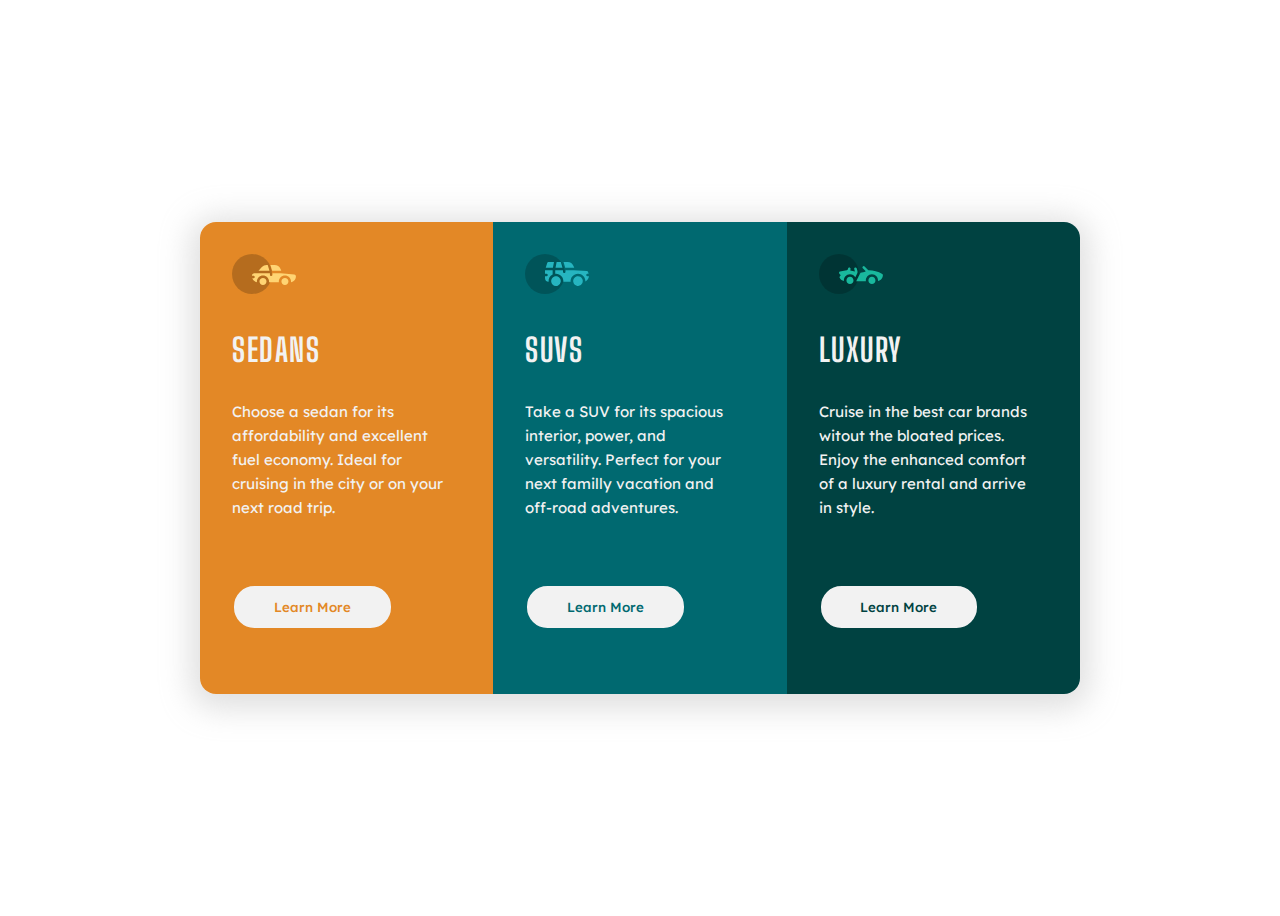
<file: 3-column-preview-card-component-main/index.html>
<!DOCTYPE html>
<html lang="en">
<head>
  <meta charset="UTF-8">
  <meta http-equiv="X-UA-Compatible" content="IE=edge">
  <meta name="viewport" content="width=device-width, initial-scale=1.0">
  <link rel="stylesheet" href="style.css">
  <title>3 cars</title>
</head>
<body>
  <main>
    <div class="sedan-container">
      <div class="grid-group">
        <svg width="64" height="40" xmlns="http://www.w3.org/2000/svg"><g fill="none" fill-rule="evenodd"><circle fill="#000" opacity=".201" cx="20" cy="20" r="20"/><path d="M52.936 24.11c1.942 0 3.517 1.542 3.517 3.445 0 1.903-1.575 3.445-3.517 3.445s-3.516-1.542-3.516-3.445c0-1.903 1.574-3.445 3.516-3.445zm-21.957 0c1.942 0 3.517 1.542 3.517 3.445 0 1.903-1.575 3.445-3.517 3.445s-3.516-1.542-3.516-3.445c0-1.903 1.574-3.445 3.516-3.445zm6.948-4.848v1.429c0 .716.61 1.293 1.348 1.259a1.295 1.295 0 001.225-1.295v-1.393h8.256l13.483 1.313c.956.093 1.676.881 1.676 1.814 0 2.89-2.126 5.303-4.926 5.819.397-3.557-2.458-6.62-6.053-6.62-3.646 0-6.504 3.14-6.039 6.723h-9.879c.466-3.588-2.397-6.722-6.039-6.722-3.595 0-6.45 3.062-6.052 6.62-2.14-.398-3.916-1.912-4.61-3.931h1.142c.731 0 1.32-.598 1.285-1.322-.033-.678-.629-1.2-1.322-1.2H20v-.251c0-1.274 1.066-2.243 2.306-2.243h15.62zM42.59 11c2.645 0 4.99 1.556 5.972 3.963l.726 1.779H40.17L38.413 11h4.178zm-6.865 0l1.758 5.741H26.505l3.357-3.654A6.502 6.502 0 0134.644 11h1.082z" fill="#FFD473" fill-rule="nonzero"/></g></svg>
      <h1>SEDANS</h1>
      <p>Choose a sedan for its affordability and excellent fuel economy. Ideal for cruising in the city or on your next road trip.</p>
      <button>Learn More</button>
      </div>
    </div>
    <div class="suvs-container">
      <div class="grid-group">
        <svg width="64" height="40" xmlns="http://www.w3.org/2000/svg"><g fill="none" fill-rule="evenodd"><circle fill="#000" opacity=".201" cx="20" cy="20" r="20"/><path d="M31.002 22.358c2.917 0 5.18 2.593 4.762 5.506a4.828 4.828 0 01-2.962 3.778 4.797 4.797 0 01-5.3-1.165c-1.188-1.26-1.235-2.613-1.263-2.613-.42-2.924 1.857-5.506 4.763-5.506zm22 0c3.457 0 5.798 3.567 4.41 6.744A4.816 4.816 0 0152.3 31.94a4.826 4.826 0 01-4.06-4.077c-.42-2.915 1.846-5.506 4.762-5.506zm-15.04-6.083v1.462a1.29 1.29 0 001.352 1.29c.693-.033 1.227-.631 1.227-1.326v-1.426h8.3l13.056.716a1.29 1.29 0 011.164.917c.27.895.446 1.477.563 1.87h-1.047c-.694 0-1.291.534-1.324 1.228a1.29 1.29 0 001.288 1.352h1.445c-.164 2.225-1.57 4.193-3.6 5.05.13-4.212-3.255-7.63-7.384-7.63-4.317 0-7.762 3.718-7.358 8.086h-7.285c.43-4.655-3.503-8.531-8.131-8.046v-3.543h7.734zm-10.312 0v4.308a7.4 7.4 0 00-4.006 7.274 3.874 3.874 0 01-3.642-3.864v-1.635h1.46a1.29 1.29 0 000-2.58h-1.461v-3.213l.003-.29h7.646zm14.986-8.196c2.65 0 5 1.592 5.984 4.055l.63 1.579a5.525 5.525 0 01-.065-.004l-.026-.002-.034-.002-.022-.002a4.178 4.178 0 00-.224-.006l-.098-.001h-.039l-.136-.001h-.052l-.326-.001H40.211L38.528 8.08zm-13.632 0l-1.122 5.616h-7.144l1.47-4.71a1.29 1.29 0 011.231-.906h5.565zm6.832 0l1.683 5.615h-7.007l1.121-5.615h4.203z" fill="#26B5C0" fill-rule="nonzero"/></g></svg>
      <h1>SUVS</h1>
      <p>Take a SUV for its spacious interior, power, and versatility. Perfect for your next familly vacation and off-road adventures.</p>
      <button>Learn More</button>
      </div>
    </div>
    <div class="luxury-container">
      <div class="grid-group">
        <svg width="64" height="40" xmlns="http://www.w3.org/2000/svg"><g fill="none" fill-rule="evenodd"><circle fill="#000" opacity=".201" cx="20" cy="20" r="20"/><path d="M30.98 22.835c1.941 0 3.516 1.604 3.516 3.583 0 1.978-1.575 3.582-3.517 3.582s-3.516-1.604-3.516-3.582c0-1.979 1.574-3.583 3.516-3.583zm21.956 0c1.942 0 3.517 1.604 3.517 3.583 0 1.978-1.575 3.582-3.517 3.582s-3.516-1.604-3.516-3.582c0-1.979 1.574-3.583 3.516-3.583zm-9.143-10.45a1.27 1.27 0 011.819 0l3.715 3.784c4.444-.115 9.7 1.142 13.964 3.753.387.237.624.664.624 1.124 0 3.006-2.126 5.514-4.926 6.05.397-3.698-2.458-6.882-6.053-6.882-3.646 0-6.504 3.264-6.039 6.99h-9.669c.76-1.544.993-2.026 1.337-2.711l.082-.162c.421-.835 1.056-2.07 2.883-5.65 1.68-.023 3.47-.408 5.247-1.403l-2.984-3.04a1.328 1.328 0 010-1.854zm-7.68 1.064c.683-.2 1.395.202 1.592.898l.749 2.652a3.46 3.46 0 01-.247 2.51l-1.733 3.395-.216.424c-1.07-1.89-3.06-3.114-5.279-3.114-3.595 0-6.45 3.184-6.052 6.885-1.832-.347-3.414-1.537-4.278-3.276a1.331 1.331 0 01.117-1.376l.955-1.303-1.325-1.295c-.751-.735-.376-2.024.64-2.231l6.614-1.346.13-.026c.092-.019.145-.03.157-.031.314-.146 1.07-.591 1.07-1.506 0-.734.592-1.327 1.316-1.31.712.016 1.268.662 1.256 1.388a4.11 4.11 0 01-.348 1.611 22.69 22.69 0 014.7 1.146l-.7-2.473a1.314 1.314 0 01.882-1.622z" fill="#19B89D" fill-rule="nonzero"/></g></svg>
      <h1>LUXURY</h1>
      <p>Cruise in the best car brands witout the bloated prices. Enjoy the enhanced comfort of a luxury rental and arrive in style.</p>
      <button>Learn More</button>
      </div>
    </div>
  </main>
</body>
</html>
</file>
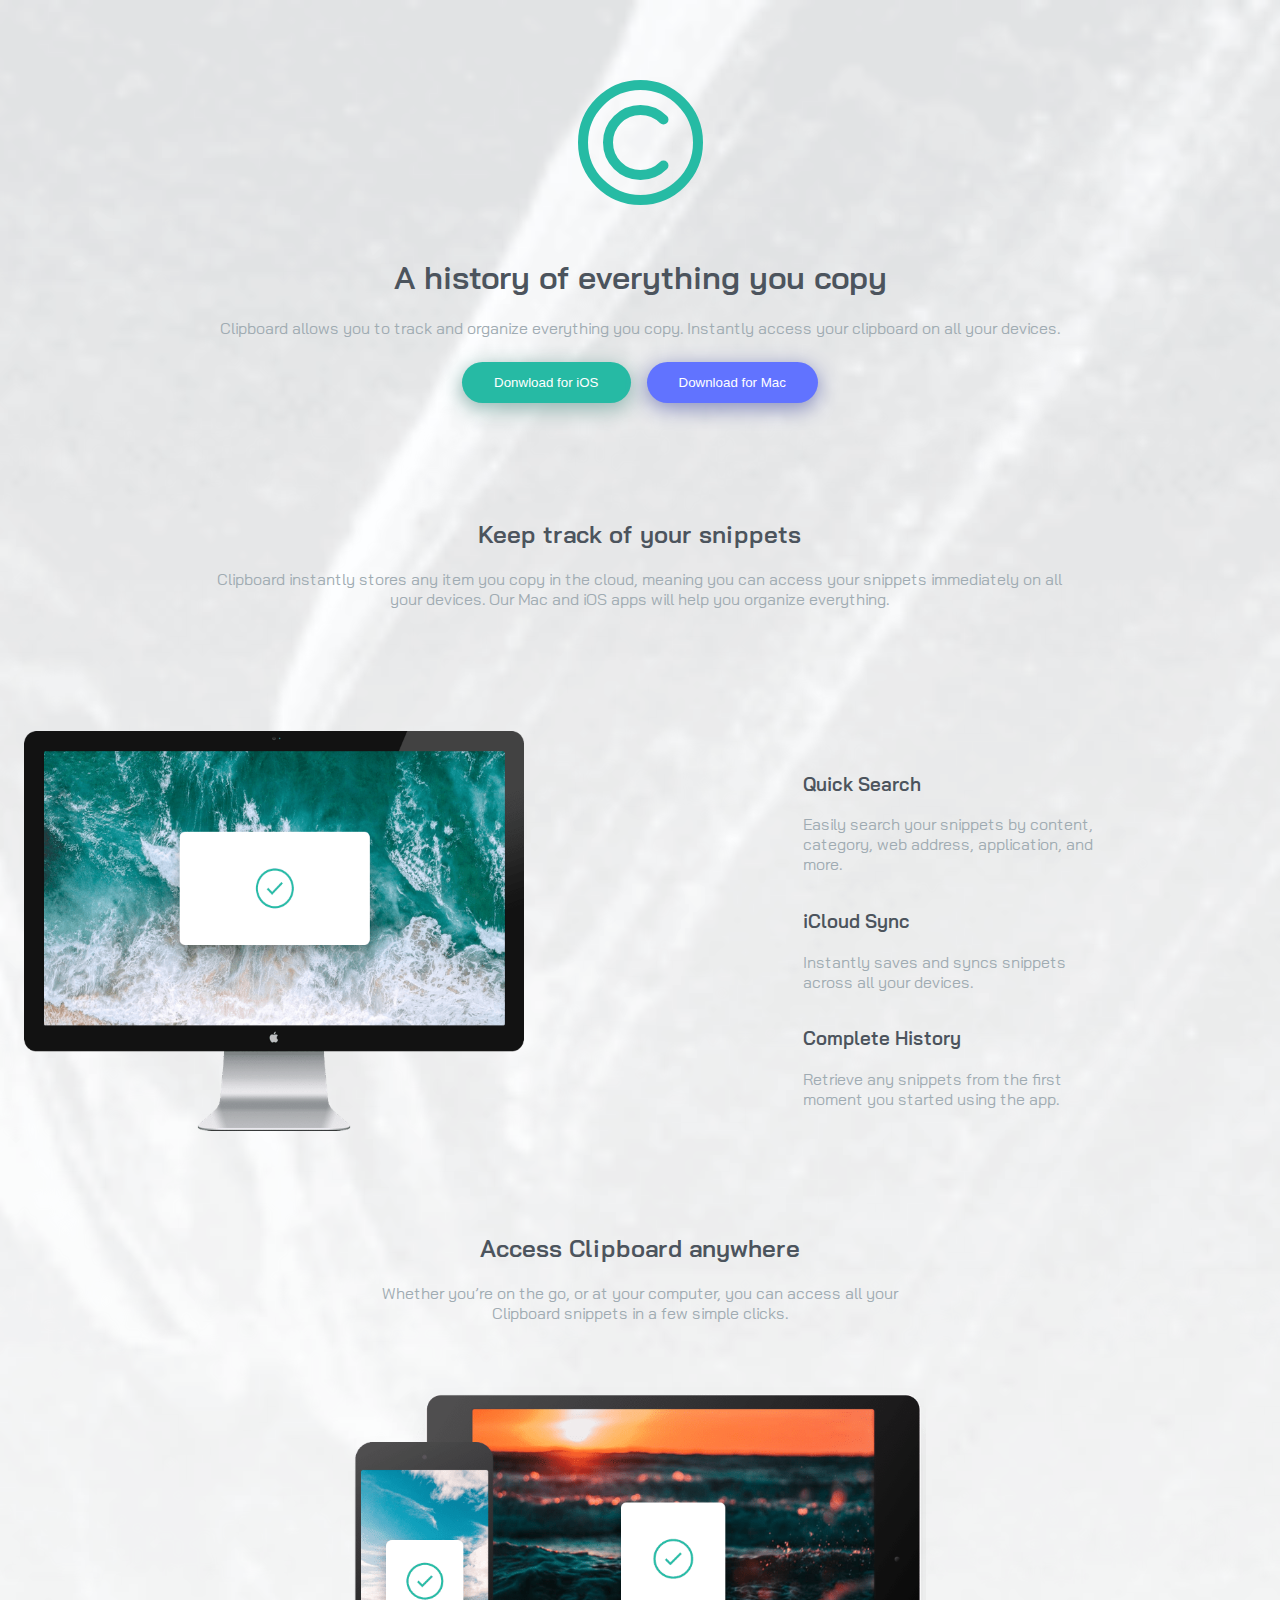
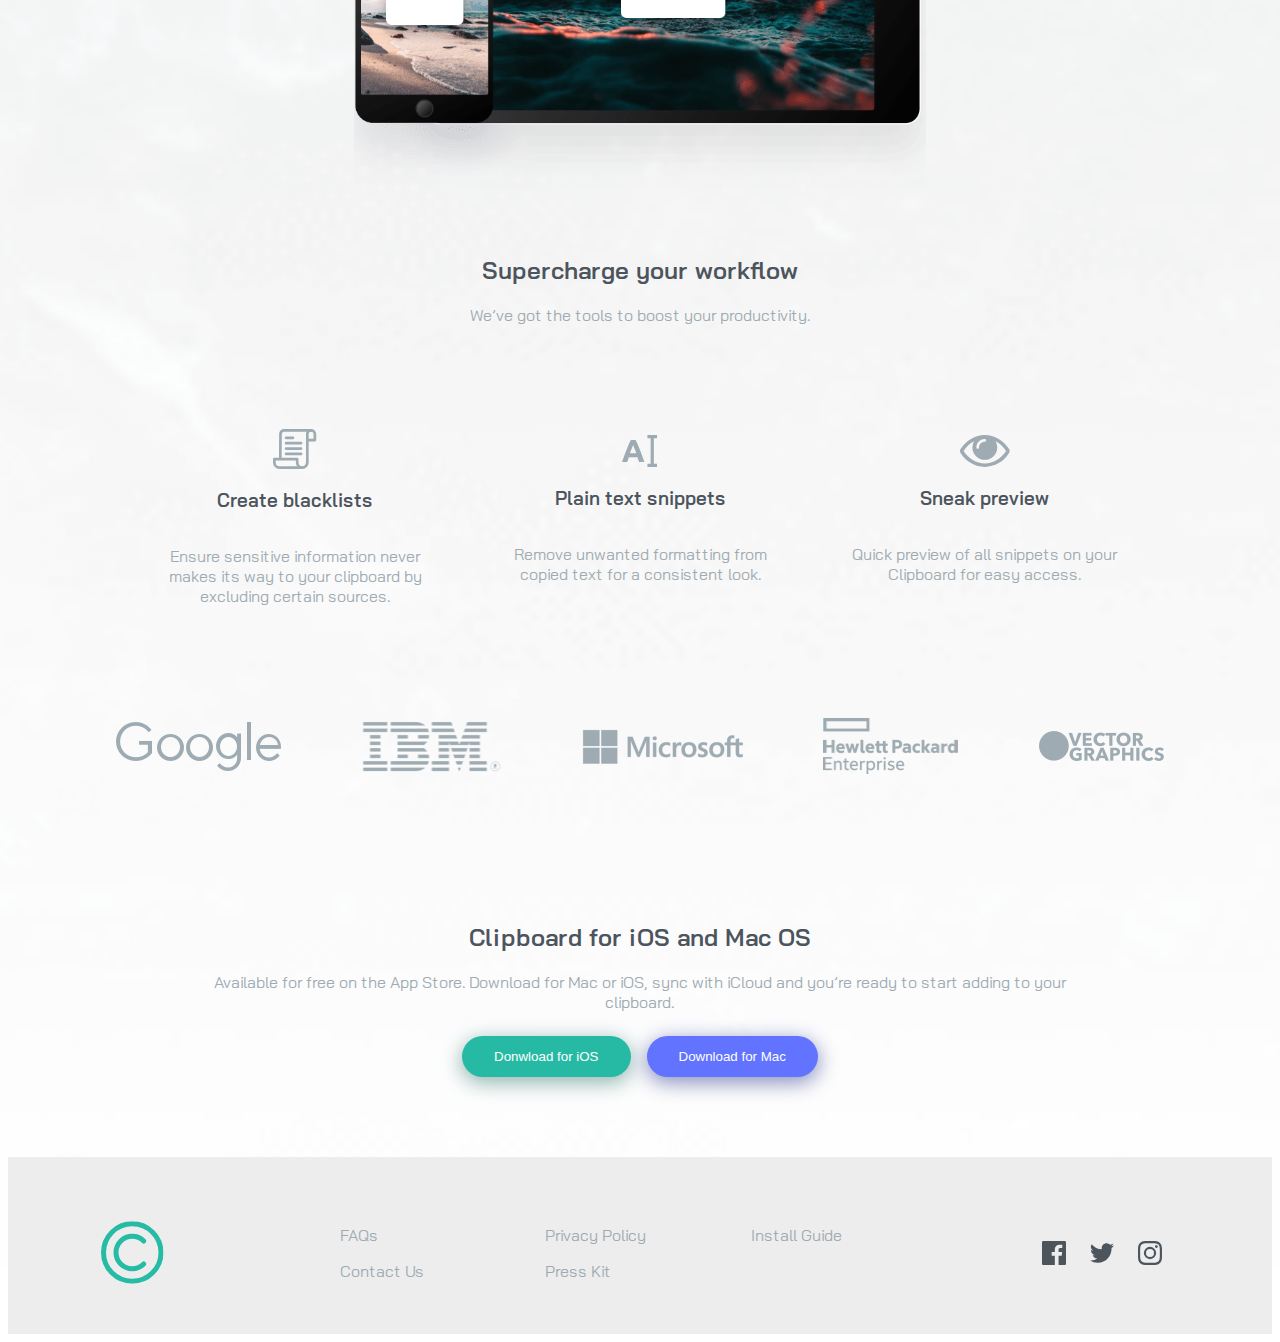
<file: clipboard-landing-page-master/index.html>
<!DOCTYPE html>
<html lang="en">
<head>
  <meta charset="UTF-8">
  <meta name="viewport" content="width=device-width, initial-scale=1.0"> <!-- displays site properly based on user's device -->

  <link rel="stylesheet" href="style.css">
  
  <title>Clipboard landing page</title>

  <!-- Feel free to remove these styles or customise in your own stylesheet 👍 -->
  <style>
    .attribution { font-size: 11px; text-align: center; }
    .attribution a { color: hsl(228, 45%, 44%); }
  </style>
</head>
<body>
  <main>
    <div class="header">
      <div class="logo">
        <svg width="125" height="125" xmlns="http://www.w3.org/2000/svg"><g stroke="#26BBA4" stroke-width="10" fill="none" fill-rule="evenodd"><circle cx="62.5" cy="62.5" r="57.5"/><path d="M85.481 85.481c-12.692 12.692-33.27 12.692-45.962 0s-12.692-33.27 0-45.962 33.27-12.692 45.962 0" stroke-linecap="round"/></g></svg>
      </div>
      <div class="title">
        <h1>A history of everything you copy</h1> 
      </div>
      <p>Clipboard allows you to track and organize everything you 
        copy. Instantly access your clipboard on all your devices.
      </p>
      <div class="button-container">
        <button class="ios-btn">Donwload for iOS</button>
        <button class="mac-btn">Download for Mac</button>
      </div>
    </div>
    <div class="tracking-container">
        <h2>Keep track of your snippets</h2>
        <p>Clipboard instantly stores any item you copy in the cloud, 
          meaning you can access your snippets immediately on all your 
          devices. Our Mac and iOS apps will help you organize everything.
        </p>
    </div>

    <div class="info-container">
      <img src="images/image-computer.png" alt="">
      <ul>
        <li class="quick-search">
          <h3>Quick Search</h3>
          <p>Easily search your snippets by content, category, web address, application, and more.</p>
        </li>
        <li class="icloud-sync">
          <h3>iCloud Sync</h3>
          <p>Instantly saves and syncs snippets across all your devices.</p>
        </li>
        <li class="history">
          <h3>Complete History</h3>
          <p> Retrieve any snippets from the first moment you started using the app.</p>
        </li>
      </ul>
    </div>

    <div class="small-devices-container">
        <div class="access">
          <h2>Access Clipboard anywhere</h2>
          <p>Whether you’re on the go, or at your computer, you can access all your Clipboard 
            snippets in a few simple clicks.</p>
        </div>
        <div class="small-devices-img"></div>
        <div class="superchage">
          <h2>Supercharge your workflow</h2>
          <p>We’ve got the tools to boost your productivity.</p>
        </div>
    </div>

    <div class="options-container">
      <div class="create grid-group">
        <svg width="44" height="40" xmlns="http://www.w3.org/2000/svg"><g fill="#9EABB2" fill-rule="nonzero"><path d="M11.07 0C8.353 0 6.14 2.192 6.14 4.876l-.179 25.278 2.69.02.179-25.289c0-1.21 1.005-2.196 2.24-2.196h27.027V0H11.071z"/><path d="M38.097 0a5.115 5.115 0 00-5.11 5.11v28.37c0 2.052-1.668 3.72-3.72 3.72a3.725 3.725 0 01-3.72-3.72V30.21c0-.743-.601-1.345-1.344-1.345H1.345C.602 28.864 0 29.466 0 30.21v3.272a6.417 6.417 0 006.41 6.409V37.2a3.724 3.724 0 01-3.72-3.72v-1.927h20.168v1.928a6.417 6.417 0 006.41 6.409 6.417 6.417 0 006.409-6.41V12.46h6.185c.743 0 1.345-.602 1.345-1.345V5.11A5.115 5.115 0 0038.097 0zm2.42 9.77h-4.84V5.11a2.423 2.423 0 012.42-2.42 2.423 2.423 0 012.42 2.42v4.66z"/><path d="M6.14 37.201h22.813v2.689H6.14zM19.99 7.485h-6.947a1.345 1.345 0 100 2.69h6.947a1.345 1.345 0 100-2.69zM28.057 12.863H13.043a1.345 1.345 0 100 2.69h15.014a1.345 1.345 0 100-2.69zM28.057 18.242H13.043a1.345 1.345 0 100 2.69h15.014a1.344 1.344 0 100-2.69zM28.057 23.62H13.043a1.345 1.345 0 100 2.69h15.014a1.345 1.345 0 100-2.69z"/></g></svg>
        <h3>Create blacklists</h3>
        <p>Ensure sensitive information never makes its way to your clipboard by excluding certain sources.
        </p>
      </div>

      <div class="plain grid-group">
        <svg width="36" height="32" xmlns="http://www.w3.org/2000/svg"><path d="M17.872 14.736a235.39 235.39 0 012.192 5.744c.746 2.027 1.536 4.24 2.368 6.64h-5.344a44.4 44.4 0 00-.784-2.368c-.288-.81-.57-1.632-.848-2.432h-8.64c-.278.8-.56 1.621-.848 2.432a44.4 44.4 0 00-.784 2.368H0a371.54 371.54 0 012.368-6.644 233.104 233.104 0 012.192-5.748 206.71 206.71 0 012.112-5.112c.693-1.61 1.413-3.136 2.16-4.736H13.6c.725 1.6 1.44 3.125 2.144 4.736.704 1.61 1.413 3.328 2.128 5.12zM7.968 18.32h6.303c-.34-.96-.671-1.878-.991-2.752a94.407 94.407 0 00-.912-2.4c-.288-.725-.539-1.365-.752-1.92-.214-.555-.384-.992-.512-1.313-.107.32-.267.758-.48 1.313a1241.872 1241.872 0 00-1.648 4.32c-.331.874-.667 1.792-1.008 2.752zM35.04 3.2h-3.2v25.6h3.2V32h-9.6v-3.2h3.2V3.2h-3.2V0h9.6v3.2z" fill="#9EABB2" fill-rule="nonzero"/></svg>
        <h3>Plain text snippets</h3>
        <p>Remove unwanted formatting from copied text for a consistent look.</p>
      </div>

      <div class="sneak grid-group">
        <svg width="50" height="32" xmlns="http://www.w3.org/2000/svg"><path d="M49.059 14.072c-2.585-4.227-6.06-7.623-10.424-10.188C34.27 1.318 29.66.035 24.806.035c-4.854 0-9.464 1.283-13.829 3.849C6.612 6.449 3.137 9.845.554 14.072c-.37.646-.554 1.283-.554 1.91 0 .628.185 1.265.554 1.91 2.583 4.227 6.058 7.624 10.423 10.189 4.365 2.565 8.975 3.847 13.83 3.847 4.853 0 9.463-1.277 13.828-3.833 4.365-2.557 7.84-5.957 10.424-10.202.369-.646.553-1.283.553-1.91 0-.628-.184-1.265-.553-1.911zM18.867 6.5c1.652-1.652 3.631-2.478 5.939-2.478.369 0 .683.13.941.388.258.258.388.572.388.941 0 .37-.13.683-.387.941a1.28 1.28 0 01-.942.388c-1.587 0-2.944.563-4.07 1.689-1.126 1.126-1.688 2.482-1.688 4.07 0 .369-.13.683-.388.941a1.28 1.28 0 01-.941.388c-.37 0-.683-.13-.942-.388a1.282 1.282 0 01-.388-.942c0-2.306.827-4.286 2.478-5.938zm17.969 18.522c-3.701 2.242-7.71 3.364-12.03 3.364-4.319 0-8.329-1.121-12.03-3.364-3.7-2.243-6.777-5.256-9.232-9.04 2.805-4.356 6.321-7.614 10.548-9.773a12.099 12.099 0 00-1.689 6.23c0 3.414 1.214 6.334 3.64 8.762 2.428 2.427 5.349 3.64 8.763 3.64 3.415 0 6.335-1.213 8.762-3.64 2.428-2.427 3.641-5.348 3.641-8.763 0-2.233-.563-4.31-1.689-6.229 4.227 2.16 7.743 5.418 10.548 9.773-2.454 3.784-5.532 6.797-9.232 9.04z" fill="#9EABB2" fill-rule="nonzero"/></svg>
        <h3>Sneak preview</h3>
        <p>Quick preview of all snippets on your Clipboard for easy access.</p>
      </div>
    </div>
    
    <div class="companies-container">
      <img src="images/logo-google.png" alt="">
      <img src="images/logo-ibm.png" alt="">
      <img src="images/logo-microsoft.png" alt="">
      <img src="images/logo-hp.png" alt="">
      <img src="images/logo-vector-graphics.png" alt="">
    </div>

    <div class="clipboard-section">
      <h2>Clipboard for iOS and Mac OS</h2>
      <p>Available for free on the App Store. Download for Mac or iOS, sync with iCloud 
        and you’re ready to start adding to your clipboard.
      </p>
      <div class="button-container">
        <button class="ios-btn">Donwload for iOS</button>
        <button class="mac-btn">Download for Mac</button>
      </div>
    </div>
  </main>

  <footer>
    <div class="logo"> <svg width="125" height="125" xmlns="http://www.w3.org/2000/svg"><g stroke="#26BBA4" stroke-width="10" fill="none" fill-rule="evenodd"><circle cx="62.5" cy="62.5" r="57.5"/><path d="M85.481 85.481c-12.692 12.692-33.27 12.692-45.962 0s-12.692-33.27 0-45.962 33.27-12.692 45.962 0" stroke-linecap="round"/></g></svg></div>
    <div class="services">
      <p>FAQs</p>
      <p>Privacy Policy</p>
      <p>Install Guide</p>
      <p>Contact Us</p>
      <p>Press Kit</p>
      
    </div>
    <div class="social-media-container">
      <svg width="24" height="24" xmlns="http://www.w3.org/2000/svg"><path d="M22.675 0H1.325C.593 0 0 .593 0 1.325v21.351C0 23.407.593 24 1.325 24H12.82v-9.294H9.692v-3.622h3.128V8.413c0-3.1 1.893-4.788 4.659-4.788 1.325 0 2.463.099 2.795.143v3.24l-1.918.001c-1.504 0-1.795.715-1.795 1.763v2.313h3.587l-.467 3.622h-3.12V24h6.116c.73 0 1.323-.593 1.323-1.325V1.325C24 .593 23.407 0 22.675 0z" fill="#4C545C" fill-rule="nonzero"/></svg>
      <svg width="24" height="20" xmlns="http://www.w3.org/2000/svg"><path d="M24 2.557a9.83 9.83 0 01-2.828.775A4.932 4.932 0 0023.337.608a9.864 9.864 0 01-3.127 1.195A4.916 4.916 0 0016.616.248c-3.179 0-5.515 2.966-4.797 6.045A13.978 13.978 0 011.671 1.149a4.93 4.93 0 001.523 6.574 4.903 4.903 0 01-2.229-.616c-.054 2.281 1.581 4.415 3.949 4.89a4.935 4.935 0 01-2.224.084 4.928 4.928 0 004.6 3.419A9.9 9.9 0 010 17.54a13.94 13.94 0 007.548 2.212c9.142 0 14.307-7.721 13.995-14.646A10.025 10.025 0 0024 2.557z" fill="#4C545C" fill-rule="nonzero"/></svg>
      <svg width="24" height="24" xmlns="http://www.w3.org/2000/svg"><path d="M12 2.163c3.204 0 3.584.012 4.85.07 3.252.148 4.771 1.691 4.919 4.919.058 1.265.069 1.645.069 4.849 0 3.205-.012 3.584-.069 4.849-.149 3.225-1.664 4.771-4.919 4.919-1.266.058-1.644.07-4.85.07-3.204 0-3.584-.012-4.849-.07-3.26-.149-4.771-1.699-4.919-4.92-.058-1.265-.07-1.644-.07-4.849 0-3.204.013-3.583.07-4.849.149-3.227 1.664-4.771 4.919-4.919 1.266-.057 1.645-.069 4.849-.069zM12 0C8.741 0 8.333.014 7.053.072 2.695.272.273 2.69.073 7.052.014 8.333 0 8.741 0 12c0 3.259.014 3.668.072 4.948.2 4.358 2.618 6.78 6.98 6.98C8.333 23.986 8.741 24 12 24c3.259 0 3.668-.014 4.948-.072 4.354-.2 6.782-2.618 6.979-6.98.059-1.28.073-1.689.073-4.948 0-3.259-.014-3.667-.072-4.947-.196-4.354-2.617-6.78-6.979-6.98C15.668.014 15.259 0 12 0zm0 5.838a6.162 6.162 0 100 12.324 6.162 6.162 0 000-12.324zM12 16a4 4 0 110-8 4 4 0 010 8zm6.406-11.845a1.44 1.44 0 100 2.881 1.44 1.44 0 000-2.881z" fill="#4C545C" fill-rule="nonzero"/></svg>

      
    </div>

  </footer>
  <!-- <footer>
    <p class="attribution">
      Challenge by <a href="https://www.frontendmentor.io?ref=challenge" target="_blank">Frontend Mentor</a>. 
      Coded by <a href="#">Zekaria Bouchama</a>.
    </p>
  </footer> -->
</body>
</html>
</file>
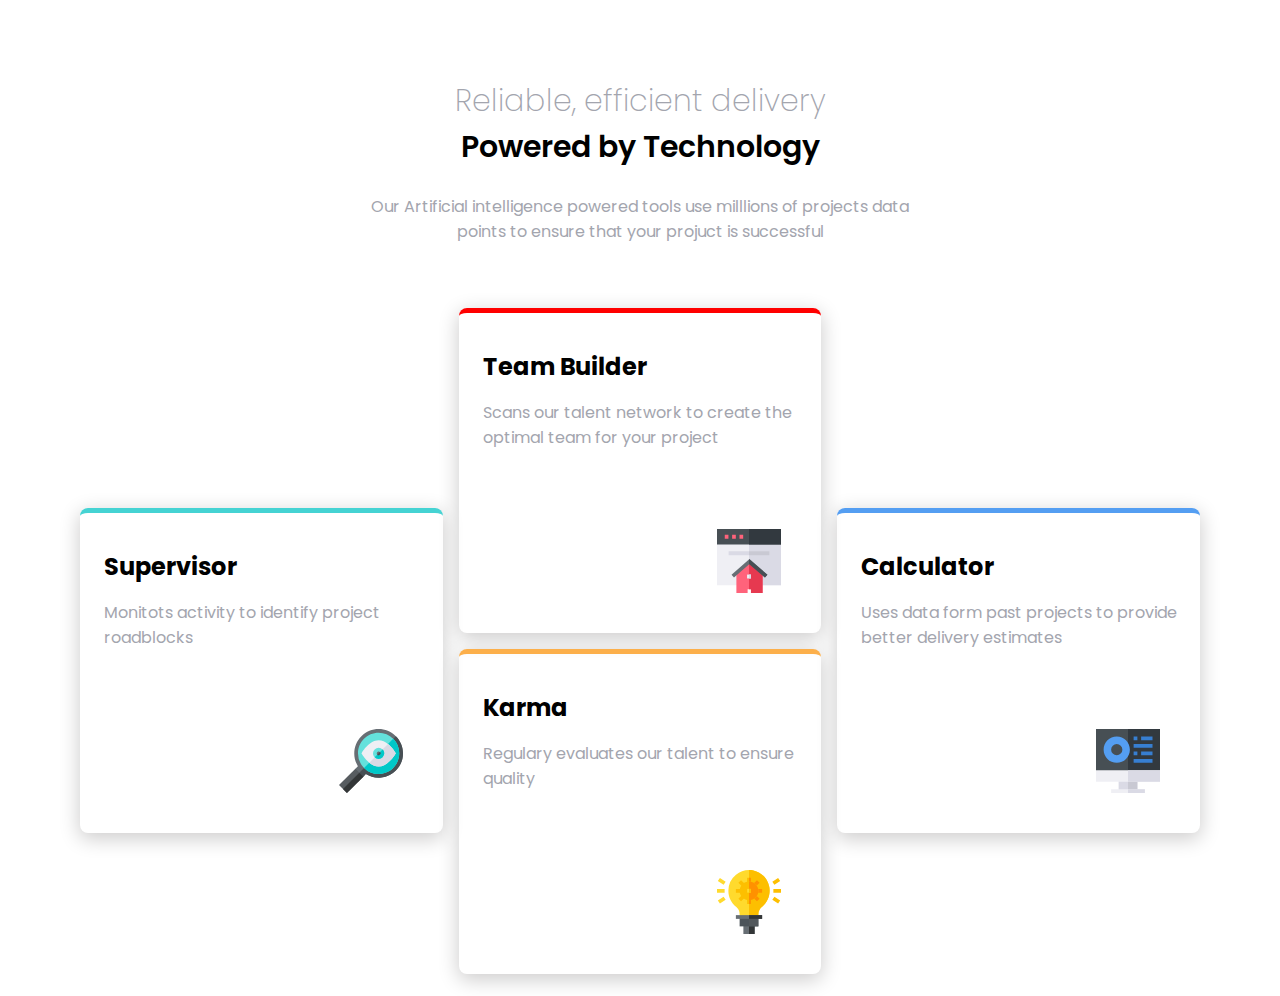
<file: four-card-feature-section-master/index.html>
<!DOCTYPE html>
<html lang="en">
<head>
  <meta charset="UTF-8">
  <meta http-equiv="X-UA-Compatible" content="IE=edge">
  <meta name="viewport" content="width=device-width, initial-scale=1.0">
  <link rel="stylesheet" href="style.css">
  <title>Four card feature section</title>
</head>
<body>
  <header>
    <div class="title">
      <p>Reliable, efficient delivery</p>
      <p>Powered by Technology</p>
    </div>
    <p>Our Artificial intelligence powered tools use milllions of projects data points to ensure that your projuct is successful</p>
  </header>
  <main>
    <div class="supervisor grid-component">
      <h2>Supervisor</h2>
      <p>Monitots activity to identify project roadblocks</p>
      <svg xmlns="http://www.w3.org/2000/svg" width="64" height="64"><g fill="none"><path fill="#676E74" d="M56.842 7.158c-9.526-9.563-24.902-9.525-34.428 0-8.025 8.026-9.45 20.44-3.525 30.003l-2.513 2.55-1.356 6.144 4.214 4.214 5.093-2.408 2.512-2.55a24.254 24.254 0 0030.003-3.525c9.563-9.526 9.525-24.902 0-34.428z"/><path fill="#474F54" d="M24.327 47.661l2.512-2.55a24.254 24.254 0 0030.003-3.525c9.563-9.526 9.525-24.902 0-34.428l-40.26 40.26 2.652 2.651 5.093-2.408z"/><path fill="#64E1DC" d="M54.213 9.787a20.56 20.56 0 00-14.585-6.041C28.236 3.746 19 12.98 19 24.372a20.564 20.564 0 006.041 14.586 20.564 20.564 0 0014.586 6.04c11.392 0 20.626-9.234 20.626-20.626a20.56 20.56 0 00-6.041-14.585z"/><path fill="#00C8C8" d="M60.254 24.372a20.56 20.56 0 00-6.041-14.585l-29.17 29.17A20.564 20.564 0 0039.627 45c11.392 0 20.626-9.235 20.626-20.627z"/><path fill="#EFEFF4" d="M56.239 23.41c-.184-.307-2.98-4.914-7.281-8.368-2.63-2.113-5.822-3.796-9.33-3.796-9.242 0-16.314 11.669-16.61 12.165l-.576.961.575.961c.184.309 2.98 4.916 7.28 8.37 2.631 2.112 5.823 3.795 9.33 3.795 9.243 0 16.315-11.668 16.612-12.165l.574-.96-.574-.962z"/><path fill="#DADAE5" d="M56.239 25.333l.574-.96-.574-.962c-.184-.308-2.98-4.915-7.281-8.369l-18.66 18.66c2.63 2.113 5.822 3.796 9.33 3.796 9.242 0 16.314-11.668 16.61-12.165z"/><path fill="#64E1DC" d="M43.604 20.396a5.607 5.607 0 00-3.976-1.65 5.632 5.632 0 00-5.626 5.626c0 1.551.631 2.958 1.65 3.976a5.609 5.609 0 003.976 1.65 5.632 5.632 0 005.625-5.626c0-1.55-.63-2.957-1.649-3.976z"/><path fill="#00C8C8" d="M45.253 24.372c0-1.55-.63-2.957-1.649-3.976l-7.952 7.952a5.608 5.608 0 003.976 1.65 5.632 5.632 0 005.625-5.626z"/><path fill="#676E74" d="M40.954 23.046a1.876 1.876 0 10-1.326 3.2 1.876 1.876 0 001.326-3.2z"/><path fill="#474F54" d="M41.503 24.372c0-.517-.21-.986-.55-1.326l-2.65 2.652a1.876 1.876 0 003.2-1.326z"/><path fill="#575C60" d="M20.333 43.667l-3.957-3.957L0 56.049l3.975 3.976L7.951 64l16.376-16.339z"/><path fill="#333637" d="M24.327 47.661l-3.994-3.994L3.975 60.025 7.951 64z"/></g></svg>
    </div>
    <div class="team-builder-karma">
      <div class="grid-component team-builder">
        <h2>Team Builder</h2>
        <p>Scans our talent network to create the optimal team for your project</p>
        <svg xmlns="http://www.w3.org/2000/svg" width="64" height="64"><g fill="none"><path fill="#EFEFF4" d="M64 14.454v41.788H0V14.454l3.75-3.787h56.5z"/><path fill="#DADAE5" d="M64 14.454v41.788H32V10.667h28.25z"/><path fill="#474F54" d="M0 0h64v15.515H0z"/><path fill="#32393F" d="M32 0h32v15.515H32z"/><g fill="#FF637B"><path d="M7.758 5.818h3.685v3.879H7.758zM15.128 5.818h3.685v3.879h-3.685zM22.497 5.818h3.685v3.879h-3.685z"/></g><path fill="#FF637B" d="M45.576 42.245V64H34.355v-3.71h-3.74V64H19.394V42.245l11.37-9.275h3.105z"/><path fill="#DADAE5" d="M11.636 22.303h41.697v3.879H11.636z"/><path fill="#C9C9D3" d="M32 22.303h20.364v3.879H32z"/><path fill="#E63950" d="M45.576 42.245V64H33.939v-3.71H32V32.97h1.435z"/><path fill="#EFEFF4" d="M30.061 45.576h3.878v3.879h-3.878z"/><path fill="#DADAE5" d="M32 45.576h1.939v3.879H32z"/><path fill="#676E74" d="M50.424 45.779l-2.452 2.706-15.487-13.526-15.488 13.526-2.452-2.706 17.94-15.718z"/><path fill="#474F54" d="M32 30.061l18.424 15.718-2.518 2.706L32 34.959z"/></g></svg>
      </div>
      <div class="grid-component karma">
        <h2>Karma</h2>
        <p>Regulary evaluates our talent to ensure quality</p>
        <svg xmlns="http://www.w3.org/2000/svg" width="64" height="64"><g fill="none"><path fill="#676E74" d="M26.375 52.625h11.25V64h-11.25z"/><path fill="#333637" d="M32 52.625h5.625V64H32z"/><path fill="#4C545A" d="M22.625 47h18.75v9.375h-18.75z"/><path fill="#52585C" d="M32 47h9.375v9.375H32z"/><path fill="#FFDA2D" d="M45.012 36.725c-2.325 1.913-3.637 4.612-3.637 7.425V47h-18.75v-2.85c0-2.85-1.238-5.512-3.3-7.125-5.062-3.938-7.95-9.862-7.95-16.275a20.585 20.585 0 017.613-16.013C22.7 1.737 27.238 0 32 0c1.462 0 2.962.15 4.425.45 8.1 1.688 14.475 8.45 15.9 16.663 1.275 7.5-1.425 14.85-7.313 19.612z"/><path fill="#FDBF00" d="M45.012 36.725c-2.325 1.913-3.637 4.612-3.637 7.425V47H32V0c1.462 0 2.962.15 4.425.45 8.1 1.688 14.475 8.45 15.9 16.663 1.275 7.5-1.425 14.85-7.313 19.612z"/><path fill="#676E74" d="M18.875 45.125h26.25v3.75h-26.25z"/><path fill="#FF9100" d="M39.956 10.143l2.651 2.651-3.979 3.978-2.651-2.651z"/><path fill="#FDBF00" d="M25.372 24.727l2.651 2.651-3.979 3.979-2.651-2.651zM30.125 28.25h3.75v5.625h-3.75z"/><path fill="#FF9100" d="M38.628 24.727l3.979 3.979-2.651 2.651-3.979-3.979zM39.5 18.875h5.625v3.75H39.5z"/><path fill="#FDBF00" d="M24.044 10.143l3.979 3.979-2.651 2.65-3.979-3.978zM18.875 18.875H24.5v3.75h-5.625zM30.125 7.625h3.75v5.625h-3.75z"/><g fill="#FFDA2D"><path d="M0 18.875h7.625v3.75H0zM6.585 14.81l-5.75-3.75 2.08-3.12 5.75 3.75zM2.915 33.56l-2.08-3.12 5.75-3.75 2.08 3.12z"/></g><path fill="#FDBF00" d="M56.375 18.875H64v3.75h-7.625zM61.085 33.56l-5.75-3.75 2.08-3.12 5.75 3.75zM57.415 14.81l-2.08-3.12 5.75-3.75 2.08 3.12z"/><path fill="#FF9100" d="M32 7.625h1.875v5.625H32zM32 28.25h1.875v5.625H32z"/><path fill="#333637" d="M32 45.125h13.125v3.75H32z"/><path fill="#FDBF00" d="M32 11.375c-5.175 0-9.375 4.2-9.375 9.375s4.2 9.375 9.375 9.375 9.375-4.2 9.375-9.375-4.2-9.375-9.375-9.375z"/><path fill="#FF9100" d="M32 30.125v-18.75c5.175 0 9.375 4.2 9.375 9.375s-4.2 9.375-9.375 9.375z"/><path fill="#FFDA2D" d="M30.125 18.875h3.75v3.75h-3.75z"/><path fill="#FDBF00" d="M32 18.875h1.875v3.75H32z"/></g></svg>
      </div>
    </div>
    <div class="calculator grid-component">
      <h2>Calculator</h2>
      <p>Uses data form past projects to provide better delivery estimates</p>
      <svg xmlns="http://www.w3.org/2000/svg" width="64" height="64"><g fill="none"><path fill="#474F54" d="M64 0v41.25l-3.75 3.875H3.75L0 41.25V0z"/><path fill="#32393F" d="M64 0v41.25l-3.75 3.875H32V0z"/><path fill="#DADAE5" d="M22.625 50.875h18.75v11.25h-18.75z"/><path fill="#C9C9D3" d="M32 50.875h9.375v11.25H32z"/><path fill="#EFEFF4" d="M0 41.25h64v11.5H0z"/><path fill="#DADAE5" d="M32 41.25h32v11.5H32z"/><path fill="#EFEFF4" d="M15.125 60.25h33.75V64h-33.75z"/><path fill="#DADAE5" d="M32 60.25h16.875V64H32z"/><path fill="#549EF2" d="M20.75 7.5c-7.236 0-13.125 5.889-13.125 13.125S13.514 33.75 20.75 33.75s13.125-5.889 13.125-13.125S27.986 7.5 20.75 7.5zm0 18.75a5.631 5.631 0 01-5.625-5.625A5.631 5.631 0 0120.75 15a5.631 5.631 0 015.625 5.625 5.631 5.631 0 01-5.625 5.625z"/><g fill="#377FD2"><path d="M45.125 7.5H56.5v3.75H45.125zM37.625 7.5h3.75v3.75h-3.75zM45.125 22.5H56.5v3.75H45.125zM37.625 22.5h3.75v3.75h-3.75zM37.625 15H56.5v3.75H37.625zM37.625 30H56.5v3.75H37.625z"/></g></g></svg>
    </div>
  </main>
</body>
</html>
</file>
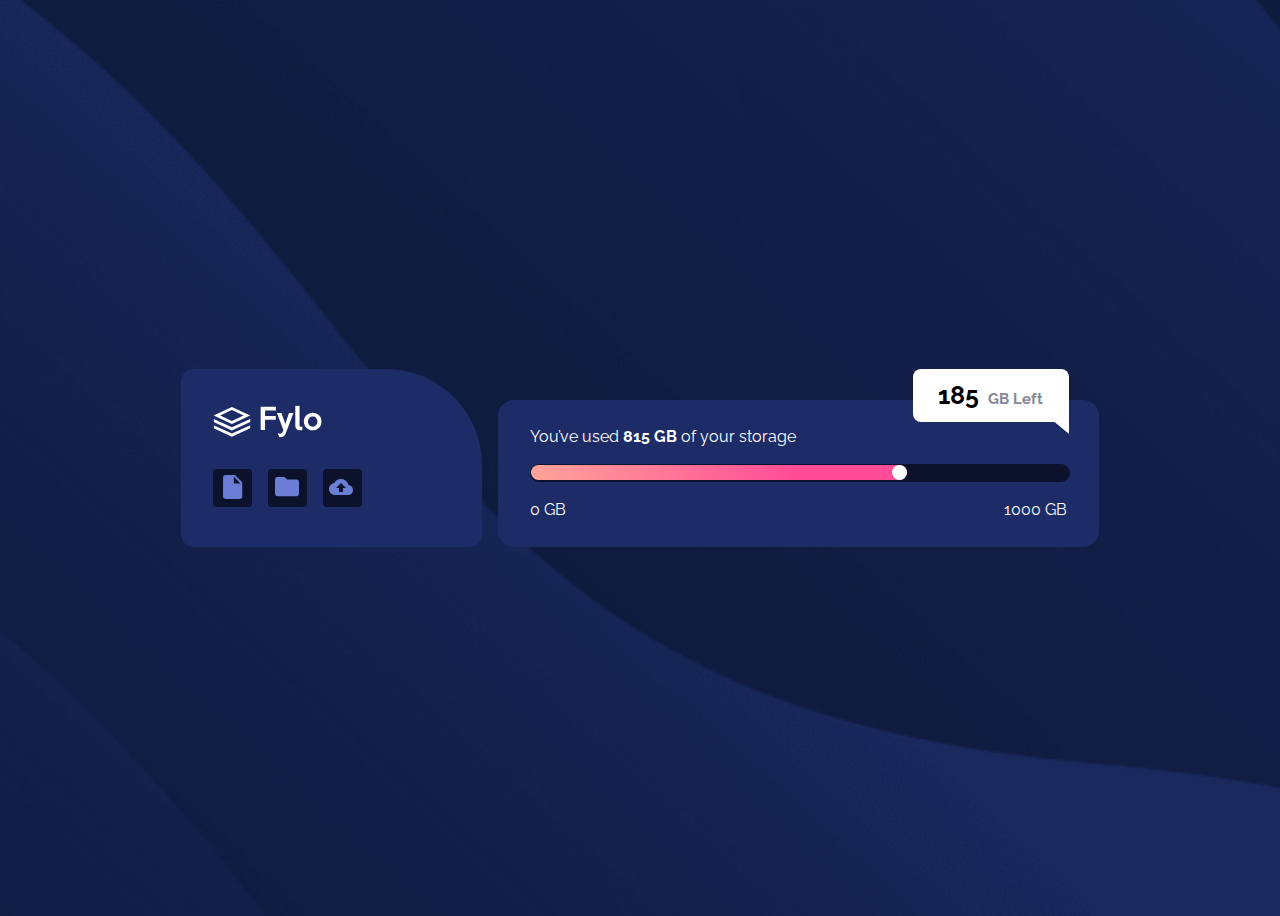
<file: fylo-data-storage-component-master/index.html>
<!DOCTYPE html>
<html lang="en">
<head>
  <meta charset="UTF-8">
  <meta name="viewport" content="width=device-width, initial-scale=1.0"> <!-- displays site properly based on user's device -->
  <link rel="stylesheet" href="style.css">
  <title>Fylo data storage component</title>
</head>
<body>
  <div class="fylo-container">
    <div class="fylo--icon-container">
      <div class="header">
        <svg xmlns="http://www.w3.org/2000/svg" width="135" height="40"><path fill="#FFF" fill-rule="evenodd" d="M0 12.593v.1L22.823 23.28l22.903-10.624v-.027L22.823 2.006 0 12.593zm8.228.05l14.595-6.77 14.597 6.77-14.597 6.77-14.595-6.77zm14.595 14.75L0 16.962v3.857l22.823 10.453 22.903-10.488v-3.858L22.823 27.392zm0 7.822L0 24.785v3.858l22.823 10.454 22.903-10.49V24.75L22.823 35.215zM129.796 20.17a6.604 6.604 0 00-1.752-4.533 5.888 5.888 0 00-1.897-1.36 5.554 5.554 0 00-2.313-.49c-.819 0-1.59.164-2.313.49a5.886 5.886 0 00-1.897 1.36 6.605 6.605 0 00-1.753 4.533 6.604 6.604 0 001.753 4.533 5.886 5.886 0 001.897 1.36c.723.326 1.494.49 2.313.49.82 0 1.59-.164 2.313-.49a5.888 5.888 0 001.897-1.36 6.603 6.603 0 001.753-4.533zm5.204 0c0 1.571-.29 3.028-.867 4.37a10.654 10.654 0 01-2.385 3.48 11.348 11.348 0 01-3.56 2.322 11.19 11.19 0 01-4.354.852c-1.542 0-2.987-.284-4.336-.852a11.241 11.241 0 01-3.541-2.34 10.86 10.86 0 01-2.385-3.499c-.578-1.341-.868-2.786-.868-4.333 0-1.523.296-2.956.886-4.297a11.322 11.322 0 012.403-3.518 11.087 11.087 0 013.541-2.357 10.966 10.966 0 014.3-.852c1.542 0 2.993.284 4.354.852a11.347 11.347 0 013.56 2.321 10.605 10.605 0 012.385 3.5c.578 1.353.867 2.804.867 4.35zM110.898 30.54c-.41.193-.874.35-1.392.471a7.05 7.05 0 01-1.608.182c-.77 0-1.511-.103-2.222-.308a4.864 4.864 0 01-1.86-.998c-.53-.459-.952-1.057-1.266-1.795-.313-.737-.47-1.625-.47-2.665V.552h5.313v23.97c0 .87.174 1.468.523 1.794.35.327.765.49 1.247.49.602 0 1.18-.181 1.735-.544v4.28zM99.732 9.654l-9.395 24.912c-.699 1.862-1.614 3.203-2.747 4.025-1.132.822-2.481 1.233-4.047 1.233a6.426 6.426 0 01-1.626-.217l-1.734-4.86c.409.194.83.345 1.264.454.434.109.843.163 1.229.163.819 0 1.566-.187 2.24-.562.675-.375 1.193-1.07 1.554-2.085l.723-2.103-8.058-20.96h5.673l4.806 13.49 4.517-13.49h5.6zM77.87 6.499H64.283v6.745h13.406v4.569H64.283V30.65H58.79V1.676h19.08v4.823z"/></svg>
      </div>
      <div class="icon-container">
        <div class="icon">
          <svg xmlns="http://www.w3.org/2000/svg" width="20" height="24"><path fill="#697ED4" d="M12.028 0H2.436A2.387 2.387 0 00.049 2.398L.037 21.583a2.387 2.387 0 002.387 2.398h14.4a2.397 2.397 0 002.398-2.398V7.194L12.028 0zM10.83 8.393V1.8l6.595 6.594h-6.595z"/></svg>
        </div>
        <div class="icon">
          <svg xmlns="http://www.w3.org/2000/svg" width="24" height="20"><path fill="#697ED4" d="M21.6 2.4H12L9.6 0H2.4A2.39 2.39 0 00.012 2.4L0 16.8a2.4 2.4 0 002.4 2.4h19.2a2.4 2.4 0 002.4-2.4v-12a2.4 2.4 0 00-2.4-2.4z"/></svg>
        </div>
        <div class="icon">
          <svg xmlns="http://www.w3.org/2000/svg" width="24" height="16"><path fill="#697ED4" d="M19.4 6c-.7-3.4-3.7-6-7.4-6-2.9 0-5.4 1.6-6.6 4C2.3 4.4 0 6.9 0 10c0 3.3 2.7 6 6 6h13c2.8 0 5-2.2 5-5 0-2.6-2.1-4.8-4.6-5zM14 9v4h-4V9H7l5-5 5 5h-3z"/></svg>
        </div>
      </div>
    </div>
    <div class="loading-container">
      <p>You’ve used <span>815 GB</span> of your storage</p>
      <div class="left-data">
        <p> <span>185</span> GB Left</p>
        <div class="triangle"></div>
      </div>
      <div class="line-container">
        <div class="loading-line"></div>
        <div class="circle">
        </div>
      </div>

      <div class="flex-container">
        <p>0 GB</p>
        <p>1000 GB</p>
      </div>
    </div>
  </div>
</body>
</html>
</file>
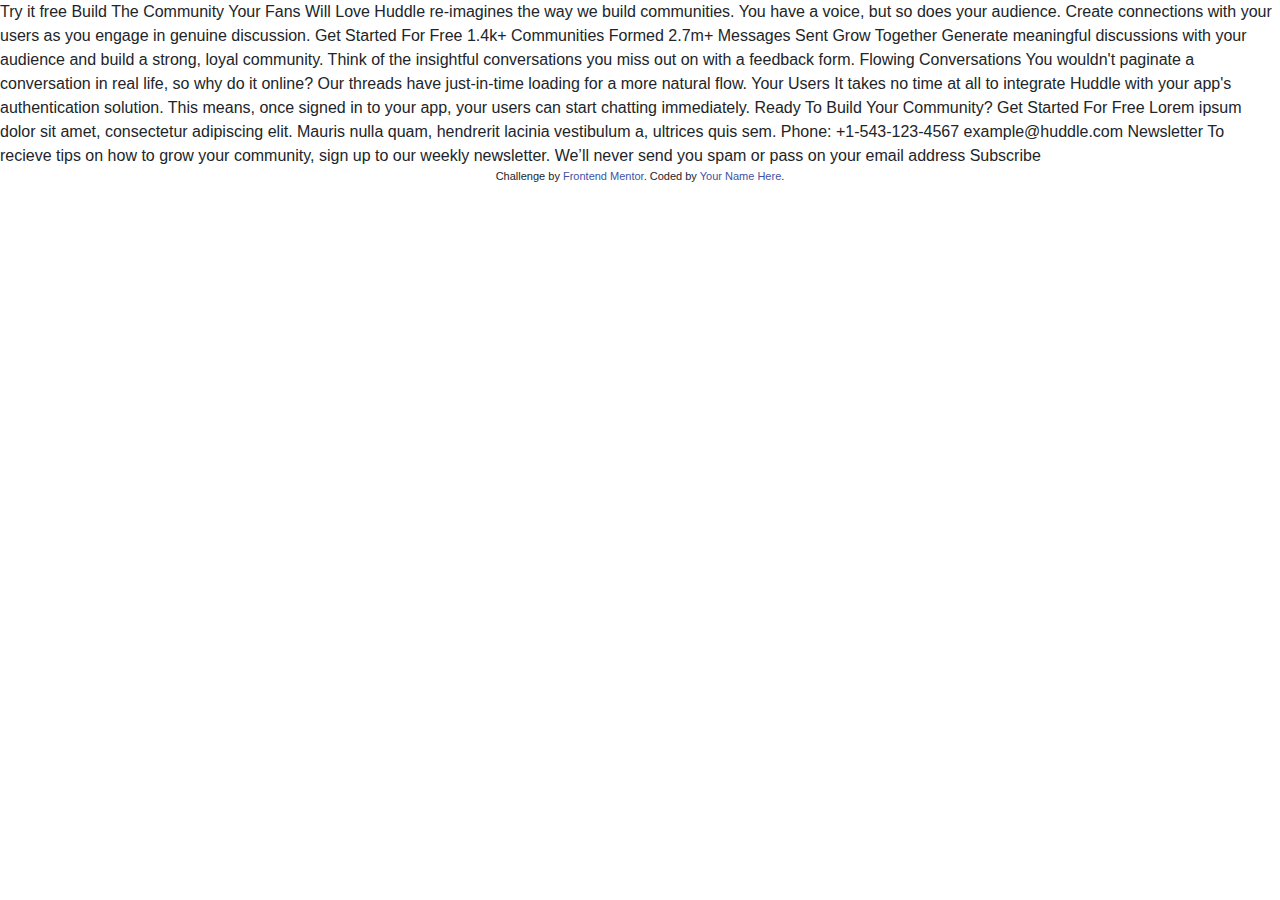
<file: huddle-landing-page-with-curved-sections-master/index.html>
<!DOCTYPE html>
<html lang="en">
<head>
  <meta charset="UTF-8">
  <meta name="viewport" content="width=device-width, initial-scale=1.0"> <!-- displays site properly based on user's device -->

  <link rel="icon" type="image/png" sizes="32x32" href="./images/favicon-32x32.png">
  <link rel="stylesheet" href="https://cdn.jsdelivr.net/npm/bootstrap@4.5.3/dist/css/bootstrap.min.css">
  <title>Frontend Mentor | Huddle landing page with curved sections</title>

  <!-- Feel free to remove these styles or customise in your own stylesheet 👍 -->
  <style>
    .attribution { font-size: 11px; text-align: center; }
    .attribution a { color: hsl(228, 45%, 44%); }
  </style>
</head>
<body>
  Try it free

  Build The Community Your Fans Will Love

  Huddle re-imagines the way we build communities. You have a voice, but so does 
  your audience. Create connections with your users as you engage in genuine discussion. 

  Get Started For Free

  1.4k+
  Communities Formed

  2.7m+
  Messages Sent

  Grow Together
  Generate meaningful discussions with your audience and build a strong, loyal community. 
  Think of the insightful conversations you miss out on with a feedback form. 

  Flowing Conversations
  You wouldn't paginate a conversation in real life, so why do it online? Our threads have 
  just-in-time loading for a more natural flow.

  Your Users
  It takes no time at all to integrate Huddle with your app's authentication solution. This means, 
  once signed in to your app, your users can start chatting immediately.

  Ready To Build Your Community?
  Get Started For Free

  Lorem ipsum dolor sit amet, consectetur adipiscing elit. Mauris nulla quam, hendrerit lacinia 
  vestibulum a, ultrices quis sem.
  
  Phone: +1-543-123-4567
  example@huddle.com

  Newsletter
  To recieve tips on how to grow your community, sign up to our weekly newsletter. We’ll never 
  send you spam or pass on your email address

  Subscribe

  <footer>
    <p class="attribution">
      Challenge by <a href="https://www.frontendmentor.io?ref=challenge" target="_blank">Frontend Mentor</a>. 
      Coded by <a href="#">Your Name Here</a>.
    </p>
  </footer>
</body>
</html>
</file>
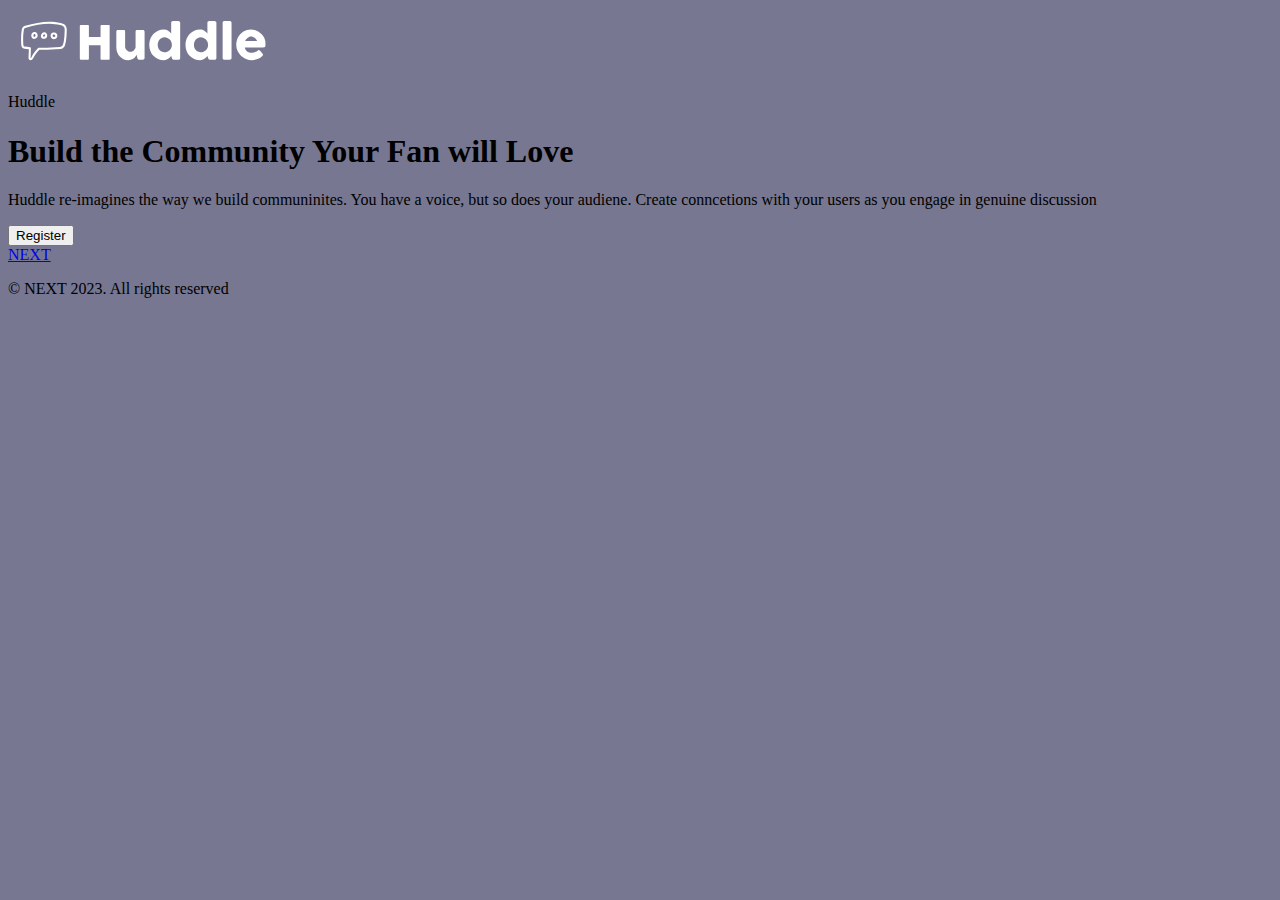
<file: huddle-landing-page-with-single-introductory-section-master/index.html>
<!DOCTYPE html>
<html lang="en">
<head>
  <meta charset="UTF-8">
  <meta http-equiv="X-UA-Compatible" content="IE=edge">
  <meta name="viewport" content="width=device-width, initial-scale=1.0">
  <link rel="stylesheet" href="style.css">
  <link rel="stylesheet" href="https://cdnjs.cloudflare.com/ajax/libs/font-awesome/6.4.0/css/all.min.css" integrity="sha512-iecdLmaskl7CVkqkXNQ/ZH/XLlvWZOJyj7Yy7tcenmpD1ypASozpmT/E0iPtmFIB46ZmdtAc9eNBvH0H/ZpiBw==" crossorigin="anonymous" referrerpolicy="no-referrer" />
    <title>Huddle landing page</title>

</head>
<body>
  <header>
    <svg xmlns="http://www.w3.org/2000/svg" width="264" height="49pt" viewBox="0 0 198 49"><g fill="#fff"><path d="M31.184 10.285c-5.91-.004-12.075 1.328-18.301 3.055-.79.16-1.563.676-1.969 1.316-.375.602-.512 1.207-.629 1.844-.605 3.387-.531 6.715-.406 10.398.027.844.156 1.848.547 2.454.414.613 1.117 1.003 1.96 1.132 1.083.164 2.16.29 3.239.403l-.238 6.656c-.04.527.222.969.543 1.223.289.218.61.316.937.34.656.05 1.43-.235 1.813-.961 1.68-3.235 2.734-4.66 4.832-6.81 5.48.138 10.261-.167 15.672-.57 1.914-.046 3.23-1.613 3.578-2.863 1.035-3.238 1.199-7.234 1.308-11.277.047-1.602-.508-3.172-1.492-4.004-.937-.758-2.066-1.031-3.105-1.312-2.883-.653-5.766-1.004-8.29-1.024zm7.875 2.531c1.039.282 1.957.555 2.53 1.024.966 1.023.934 1.707.923 2.812-.11 3.918-.297 7.723-1.184 10.606-.383 1.074-1.043 1.84-2.3 1.953-5.516.41-10.301.727-15.844.566a.792.792 0 0 0-.582.23c-2.329 2.352-3.52 3.99-5.297 7.407-.04.078-.13.125-.242.133-.07-.004-.102-.063-.106-.113l.238-7.22a.804.804 0 0 0-.695-.8 73.176 73.176 0 0 1-3.871-.477c-.555-.082-.758-.234-.91-.46-.266-.633-.262-1.024-.281-1.63-.126-3.656-.184-6.847.374-10.023.055-.472.231-.953.418-1.351.31-.485.782-.555 1.258-.688 6.086-1.68 12.04-2.937 17.649-2.941 2.75.097 5.633.375 7.922.972zm-21.024 6.192c-.84 1.004-.758 2.367-.11 3.281.34.48.868.863 1.509.95.836.07 1.367-.27 1.937-.657 1.035-.898 1.14-2.469.352-3.605a2.184 2.184 0 0 0-1.696-.946c-.898.008-1.507.407-1.992.977zm9.07-.82c-.835.027-1.511.605-1.925 1.23-.47.71-.746 1.605-.364 2.484.735 1.684 3.274 1.664 4.286-.05.464-.79.347-1.688 0-2.336-.348-.653-.872-1.184-1.633-1.305a1.934 1.934 0 0 0-.364-.023zm7.364.156a2.895 2.895 0 0 0-.778.086c-1.004.27-1.859 1.304-1.73 2.629.066.668.371 1.32.926 1.765.554.45 1.355.649 2.203.477.972-.2 1.578-.985 1.777-1.742.203-.758.153-1.528-.316-2.153a2.655 2.655 0 0 0-2.082-1.062zM19.96 19.586c.184.004.332.062.484.281.34.492.246 1.235-.097 1.535-.34.297-.555.325-.707.305-.149-.023-.301-.125-.438-.316-.258-.368-.336-.961.008-1.387.18-.242.516-.395.75-.418zm7.254.172c.027.004.355.195.512.488.156.293.183.563.035.813-.442.75-1.38.546-1.52.222-.055-.125-.015-.625.242-1.011.258-.391.578-.536.73-.512zm8.082.57c.047.067.164.492.074.828-.09.34-.238.547-.598.621-.46.098-.718 0-.914-.156-.191-.156-.324-.422-.351-.707-.07-.703.183-.867.586-.973.465-.117.992.086 1.203.387zm0 0M53.867 13.434a.892.892 0 0 1 .219-.536.665.665 0 0 1 .535-.238h5.223c.176 0 .36.074.547.219a.68.68 0 0 1 .28.555v8.336h8.74v-8.336a.768.768 0 0 1 .793-.773h5.151c.235 0 .438.058.614.175.176.117.265.305.265.562V38c0 .258-.078.45-.23.578-.152.129-.352.195-.598.195h-5.203a.845.845 0 0 1-.574-.195c-.145-.129-.219-.32-.219-.578v-9.988h-8.738V38c0 .246-.078.438-.238.57-.157.137-.371.203-.641.203h-5.172c-.492 0-.742-.23-.754-.687zm48.11 25.039a1.1 1.1 0 0 1-.485.246 2.422 2.422 0 0 1-.484.054h-2.656c-.211 0-.391-.039-.543-.113a1.197 1.197 0 0 1-.387-.308 1.842 1.842 0 0 1-.266-.442 3.71 3.71 0 0 1-.176-.508l-.543-2.25c-.175.364-.433.774-.765 1.239a6.65 6.65 0 0 1-1.274 1.3 7.077 7.077 0 0 1-1.847 1.02c-.715.277-1.535.414-2.461.414-1.336 0-2.55-.258-3.64-.773a8.372 8.372 0 0 1-2.79-2.11c-.765-.89-1.36-1.933-1.781-3.12a11.327 11.327 0 0 1-.633-3.81V17.797c0-.445.094-.785.29-1.012.19-.23.5-.344.921-.344h4.063c.503 0 .847.086 1.039.254.187.172.28.5.28.996v11.446c0 .504.114.98.34 1.433a4.282 4.282 0 0 0 2.18 2.012c.477.2.961.3 1.454.3.421 0 .859-.1 1.308-.3.453-.2.867-.465 1.25-.797.379-.336.695-.73.942-1.18.246-.453.367-.93.367-1.433v-11.43c0-.199.039-.398.113-.597a.963.963 0 0 1 .344-.457c.152-.094.297-.16.43-.196.136-.035.292-.05.468-.05h3.973c.504 0 .867.12 1.09.367.222.246.336.578.336.988v19.676c0 .222-.051.425-.153.613a1.091 1.091 0 0 1-.41.441zm20.414-2.426c-.317.316-.668.656-1.047 1.02-.383.363-.801.703-1.258 1.019-.457.316-.95.578-1.477.785a4.714 4.714 0 0 1-1.707.305c-1.593 0-3.062-.297-4.402-.895a10.537 10.537 0 0 1-3.465-2.453c-.969-1.039-1.722-2.262-2.27-3.668-.542-1.406-.816-2.918-.816-4.535 0-1.629.274-3.145.817-4.547.546-1.398 1.3-2.617 2.27-3.656a10.403 10.403 0 0 1 3.464-2.445c1.34-.59 2.809-.887 4.402-.887a5.32 5.32 0 0 1 1.77.281 6.49 6.49 0 0 1 1.457.719c.441.297.844.625 1.215.996.367.367.719.73 1.047 1.082v-8.04c0-.374.113-.69.34-.948.23-.258.574-.387 1.03-.387h3.958c.152 0 .312.035.48.098.172.066.328.156.469.273.14.117.254.258.34.422.09.164.133.344.133.543v26.289c0 .902-.473 1.355-1.422 1.355h-3.45c-.234 0-.414-.03-.542-.09a.826.826 0 0 1-.325-.253 1.64 1.64 0 0 1-.238-.422c-.07-.168-.16-.367-.266-.59zm-10.114-8.422c0 .773.121 1.496.364 2.172a5.142 5.142 0 0 0 1.027 1.75c.445.492.98.883 1.61 1.168.624.289 1.32.43 2.081.43.75 0 1.457-.133 2.121-.403.66-.27 1.239-.64 1.73-1.117a5.616 5.616 0 0 0 1.188-1.68 5.541 5.541 0 0 0 .5-2.074v-.246c0-.75-.14-1.465-.421-2.145a5.712 5.712 0 0 0-1.168-1.793 5.555 5.555 0 0 0-1.758-1.222 5.326 5.326 0 0 0-2.192-.45c-.761 0-1.457.15-2.082.45a4.827 4.827 0 0 0-1.609 1.223 5.497 5.497 0 0 0-1.027 1.792 6.341 6.341 0 0 0-.364 2.145zm37.278 8.422c-.317.316-.664.656-1.047 1.02-.38.363-.797.703-1.254 1.019-.457.316-.95.578-1.48.785a4.693 4.693 0 0 1-1.704.305c-1.593 0-3.062-.297-4.406-.895a10.561 10.561 0 0 1-3.46-2.453c-.97-1.039-1.727-2.262-2.27-3.668-.547-1.406-.817-2.918-.817-4.535 0-1.629.27-3.145.817-4.547a11.299 11.299 0 0 1 2.27-3.656 10.427 10.427 0 0 1 3.46-2.445c1.344-.59 2.813-.887 4.406-.887.645 0 1.235.094 1.766.281a6.52 6.52 0 0 1 1.46.719c.438.297.845.625 1.212.996.37.367.719.73 1.047 1.082v-8.04c0-.374.117-.69.343-.948.23-.258.57-.387 1.028-.387h3.957c.152 0 .312.035.484.098.168.066.324.156.465.273.14.117.258.258.344.422.09.164.133.344.133.543v26.289c0 .902-.477 1.355-1.426 1.355h-3.446c-.234 0-.417-.03-.546-.09a.855.855 0 0 1-.325-.253 1.764 1.764 0 0 1-.238-.422c-.07-.168-.156-.367-.262-.59zm-10.11-8.422c0 .773.121 1.496.36 2.172a5.214 5.214 0 0 0 1.03 1.75c.446.492.981.883 1.606 1.168.63.289 1.325.43 2.086.43a5.55 5.55 0 0 0 2.118-.403 5.36 5.36 0 0 0 1.734-1.117 5.616 5.616 0 0 0 1.187-1.68 5.541 5.541 0 0 0 .5-2.074v-.246a5.656 5.656 0 0 0-1.594-3.938 5.468 5.468 0 0 0-1.757-1.222 5.295 5.295 0 0 0-2.188-.45c-.761 0-1.457.15-2.086.45a4.851 4.851 0 0 0-1.605 1.223 5.577 5.577 0 0 0-1.031 1.792 6.436 6.436 0 0 0-.36 2.145zm21.54-16.477c0-.375.093-.691.28-.949.188-.258.512-.386.97-.386h4.308c.117 0 .238.03.367.097.13.063.25.152.36.27.113.117.207.258.28.422.079.164.118.347.118.546v26.27c0 .445-.129.785-.379 1.012-.254.23-.578.343-.976.343h-4.079c-.457 0-.78-.113-.968-.343-.188-.227-.282-.567-.282-1.012zm29.609 24.954a11.67 11.67 0 0 1-3.48 2.222c-1.29.535-2.657.801-4.098.801-1.606 0-3.121-.293-4.551-.879a11.8 11.8 0 0 1-3.766-2.437 11.656 11.656 0 0 1-2.566-3.664c-.633-1.407-.95-2.938-.95-4.59 0-1.032.126-2.032.38-3 .25-.965.609-1.871 1.07-2.715a11.743 11.743 0 0 1 1.687-2.332 10.792 10.792 0 0 1 4.899-2.996c.96-.282 1.976-.422 3.043-.422.972 0 1.914.129 2.832.387a11.04 11.04 0 0 1 4.781 2.777 11.35 11.35 0 0 1 1.723 2.156c.48.777.851 1.61 1.117 2.496.262.883.394 1.797.394 2.735 0 .609-.007 1.105-.027 1.492-.016.387-.105.695-.27.926-.164.226-.437.386-.82.472-.379.09-.941.133-1.68.133h-12.66c.118.75.356 1.379.715 1.883.356.504.77.906 1.238 1.203.47.3.97.512 1.497.64a6.294 6.294 0 0 0 1.492.196c.422 0 .855-.043 1.3-.133a8.748 8.748 0 0 0 1.293-.351 7.331 7.331 0 0 0 1.145-.508c.344-.196.625-.399.836-.61.187-.152.348-.265.48-.34a.86.86 0 0 1 .434-.117c.152 0 .309.055.465.16.16.106.336.258.535.458l1.863 2.109c.13.152.211.289.246.414.036.121.055.25.055.379a.977.977 0 0 1-.195.605c-.13.168-.281.32-.457.45zm-8.457-14.649c-.457 0-.899.09-1.328.274-.426.18-.829.421-1.204.726a6.37 6.37 0 0 0-1.011 1.04 6.486 6.486 0 0 0-.73 1.179h8.988a10.599 10.599 0 0 0-.801-1.266 5.564 5.564 0 0 0-.985-1.023 4.295 4.295 0 0 0-1.265-.684c-.477-.164-1.031-.246-1.664-.246zm0 0"/></g></svg>
    <p>Huddle</p>
  </header>
  <main>
    <div class="main-page">
    </div>
    <div class="main-description">
      <h1>Build the Community Your Fan will Love</h1>
      <p>Huddle re-imagines the way we build communinites. You have a voice, but so does your audiene. Create conncetions with your users as you engage in genuine discussion</p>
      <button>Register</button>
    </div>
  </main>
  <footer>
    <section class="social__media">
      <div class="social__media--wrap">
        <div class="footer__logo">
          <a href="/" id="footer__logo"><i class="fas fa-gem"></i>NEXT</a>
        </div>
        <p class="website__rights">© NEXT 2023. All rights reserved</p>
        <div class="social__icons">
          <a
            class="social__icon--link"
            href="/"
            target="_blank"
            aria-label="Facebook"
          >
            <i class="fab fa-facebook"></i>
          </a>
          <a
            class="social__icon--link"
            href="/"
            target="_blank"
            aria-label="Instagram"
          >
            <i class="fab fa-instagram"></i>
          </a>
          <a
            class="social__icon--link"
            href="//www.youtube.com/channel/UCsKsymTY_4BYR-wytLjex7A?view_as=subscriber"
            target="_blank"
            aria-label="Youtube"
          >
            <i class="fab fa-youtube"></i>
          </a>
          <a
            class="social__icon--link"
            href="/"
            target="_blank"
            aria-label="Twitter"
          >
            <i class="fab fa-twitter"></i>
          </a>
          <a
            class="social__icon--link"
            href="/"
            target="_blank"
            aria-label="LinkedIn"
          >
            <i class="fab fa-linkedin"></i>
          </a>
        </div>
      </div>
    </section>
  </footer>
</body>
</html>
</file>
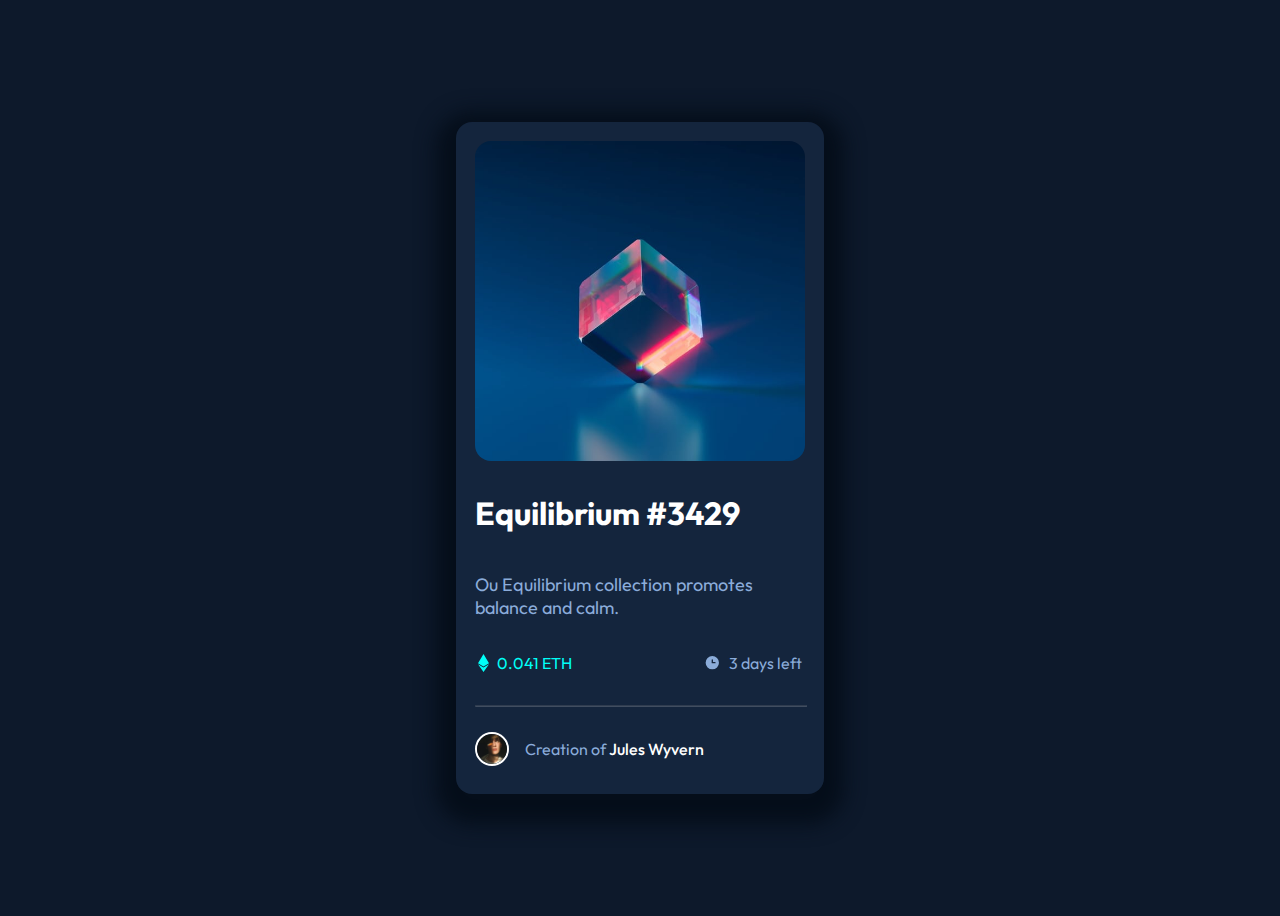
<file: nft-preview-card-component-main/index.html>
<!DOCTYPE html>
<html lang="en">
<head>
  <meta charset="UTF-8">
  <meta http-equiv="X-UA-Compatible" content="IE=edge">
  <meta name="viewport" content="width=device-width, initial-scale=1.0">
  <link rel="stylesheet" href="style.css">
  <title>NFT</title>
</head>
<body>
  <main class="nft-component">
    <div class="nft-img"></div>
    <div class="nft-info">
      <h1>Equilibrium #3429</h1>
      <p class="nft-description">Ou Equilibrium collection promotes balance and calm.</p>
      <div class="nft-stat">
        <div class="nft-flexbox nft-value">
          <svg width="11" height="18" xmlns="http://www.w3.org/2000/svg"><path d="M11 10.216 5.5 18 0 10.216l5.5 3.263 5.5-3.262ZM5.5 0l5.496 9.169L5.5 12.43 0 9.17 5.5 0Z" fill="#00FFF8"/></svg>
          <p>0.041 ETH</p>
        </div>
        <div class="nft-flexbox nft-time">
          <svg width="17" height="17" xmlns="http://www.w3.org/2000/svg"><path d="M8.305 2.007a6.667 6.667 0 1 0 0 13.334 6.667 6.667 0 0 0 0-13.334Zm2.667 7.334H8.305a.667.667 0 0 1-.667-.667V6.007a.667.667 0 0 1 1.334 0v2h2a.667.667 0 0 1 0 1.334Z" fill="#8BACD9"/></svg>
          <p>3 days left</p>
        </div>
      </div>
      <hr>
      <div class="nft-creator">
        <img src="images/image-avatar.png" alt="">
        <p>Creation of <span>Jules Wyvern</span></p>
      </div>
    </div>
  </main>
</body>
</html>
</file>
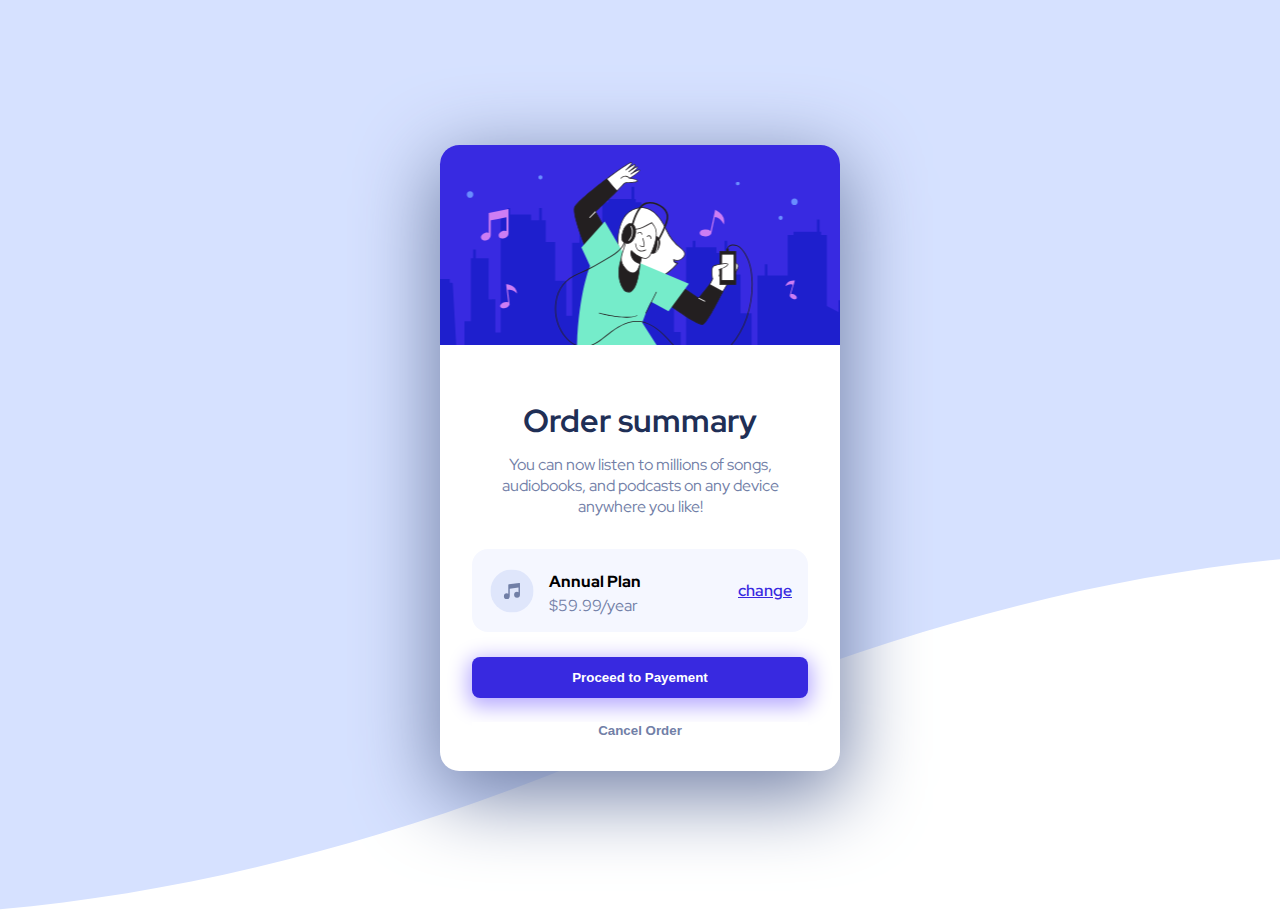
<file: order-summary-component-main/index.html>
<!DOCTYPE html>
<html lang="en">
<head>
  <meta charset="UTF-8">
  <meta http-equiv="X-UA-Compatible" content="IE=edge">
  <meta name="viewport" content="width=device-width, initial-scale=1.0">
  <link rel="stylesheet" href="style.css">
  <title>oreder summary</title>
</head>
<body>
  <main>
    <div class="order-img"></div>
    <div class="order-info">
      <div class="order-description">
        <h1>Order summary</h1>
        <p>You can now listen to millions of songs, audiobooks, and podcasts on any device anywhere you like!</p>
      </div>
      <div class="order-plan">
        <div class="order-annual-plan">
          <svg xmlns="http://www.w3.org/2000/svg" width="48" height="48"><g fill="none" fill-rule="evenodd"><circle cx="24" cy="24" r="24" fill="#DFE6FB"/><path fill="#717FA6" fill-rule="nonzero" d="M32.574 15.198a.81.81 0 00-.646-.19L20.581 16.63a.81.81 0 00-.696.803V26.934a3.232 3.232 0 00-1.632-.44A3.257 3.257 0 0015 29.747 3.257 3.257 0 0018.253 33a3.257 3.257 0 003.253-3.253v-8.37l9.726-1.39v5.327a3.232 3.232 0 00-1.631-.441 3.257 3.257 0 00-3.254 3.253 3.257 3.257 0 003.254 3.253 3.257 3.257 0 003.253-3.253V15.81a.81.81 0 00-.28-.613z"/></g></svg>
          <div class="order-price">
            <h4>Annual Plan</h4>
            <p>$59.99/year</p>
          </div>
        </div>
        <a href="#">change</a>
      </div>
      <button class="btn-payment">Proceed to Payement</button>
        <button class="order-cancel">Cancel Order</button>
    </div>
  </main>
</body>
</html>
</file>
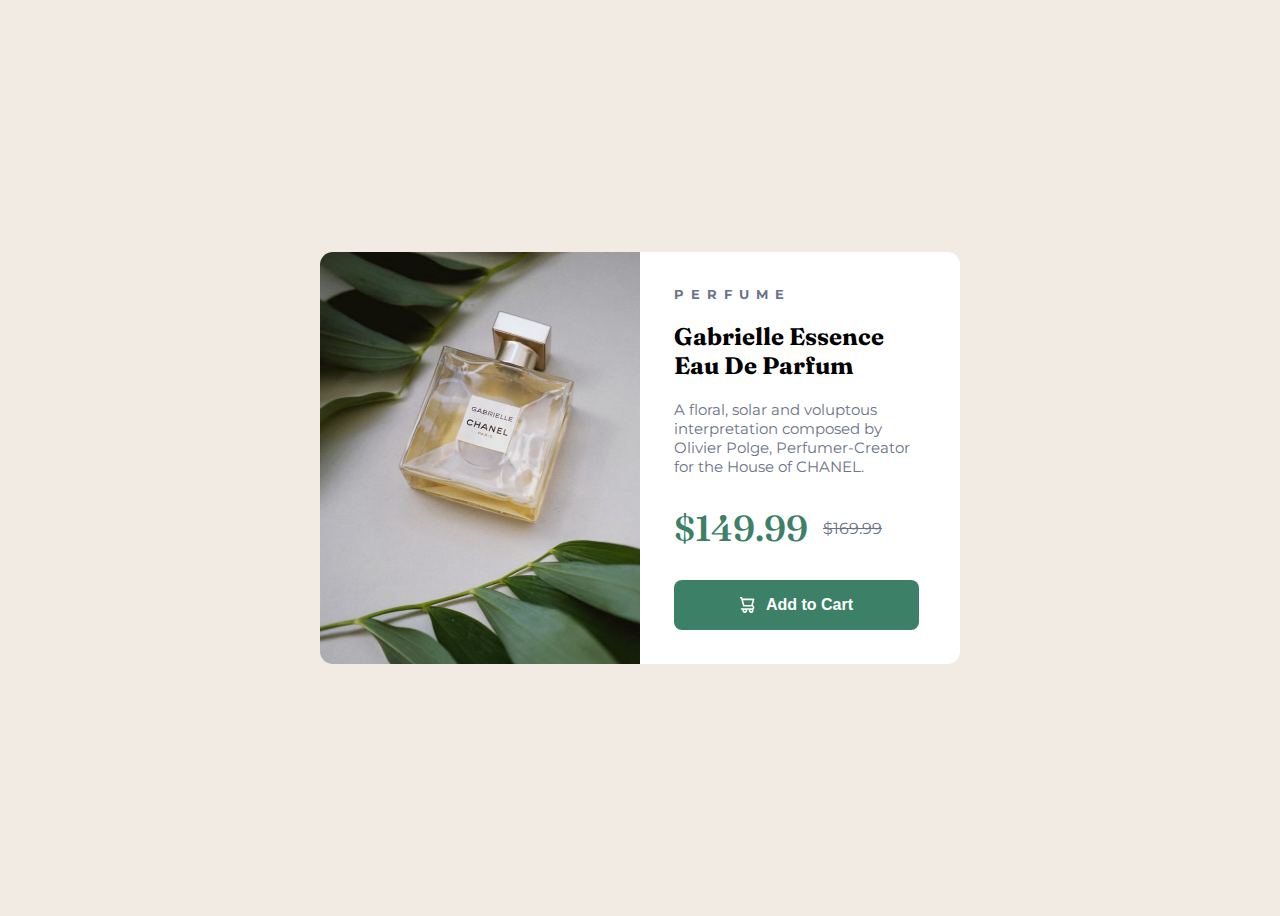
<file: product-preview-card-component-main/index.html>
<!DOCTYPE html>
<html lang="en">
<head>
  <meta charset="UTF-8">
  <meta http-equiv="X-UA-Compatible" content="IE=edge">
  <meta name="viewport" content="width=device-width, initial-scale=1.0">
  <link rel="stylesheet" href="style.css">
  <title>Product preview Card</title>
</head>
<body>
  <div class="product-preview">
    <div class="img-parfum">
    </div>
    <div class="parfum-catalog">
      <h1 class="title">PERFUME</h1>
      <h2 class="perfume-name">
        Gabrielle Essence Eau De Parfum
      </h2>
      <p class="parfum-description">A floral, solar and voluptous interpretation composed by Olivier Polge, Perfumer-Creator for the House of CHANEL.</p>
      <div class="perfume-price">
        <p>$149.99</p>
        <p>$169.99</p>
      </div>
      <button class="add-btn">
        <svg width="15" height="16" xmlns="http://www.w3.org/2000/svg"><path d="M14.383 10.388a2.397 2.397 0 0 0-1.518-2.222l1.494-5.593a.8.8 0 0 0-.144-.695.8.8 0 0 0-.631-.28H2.637L2.373.591A.8.8 0 0 0 1.598 0H0v1.598h.983l1.982 7.4a.8.8 0 0 0 .799.59h8.222a.8.8 0 0 1 0 1.599H1.598a.8.8 0 1 0 0 1.598h.943a2.397 2.397 0 1 0 4.507 0h1.885a2.397 2.397 0 1 0 4.331-.376 2.397 2.397 0 0 0 1.12-2.021ZM11.26 7.99H4.395L3.068 3.196h9.477L11.26 7.991Zm-6.465 6.392a.8.8 0 1 1 0-1.598.8.8 0 0 1 0 1.598Zm6.393 0a.8.8 0 1 1 0-1.598.8.8 0 0 1 0 1.598Z" fill="#FFF"/></svg>
        Add to Cart
      </button>
    </div>
  </div>
</body>
</html>
</file>
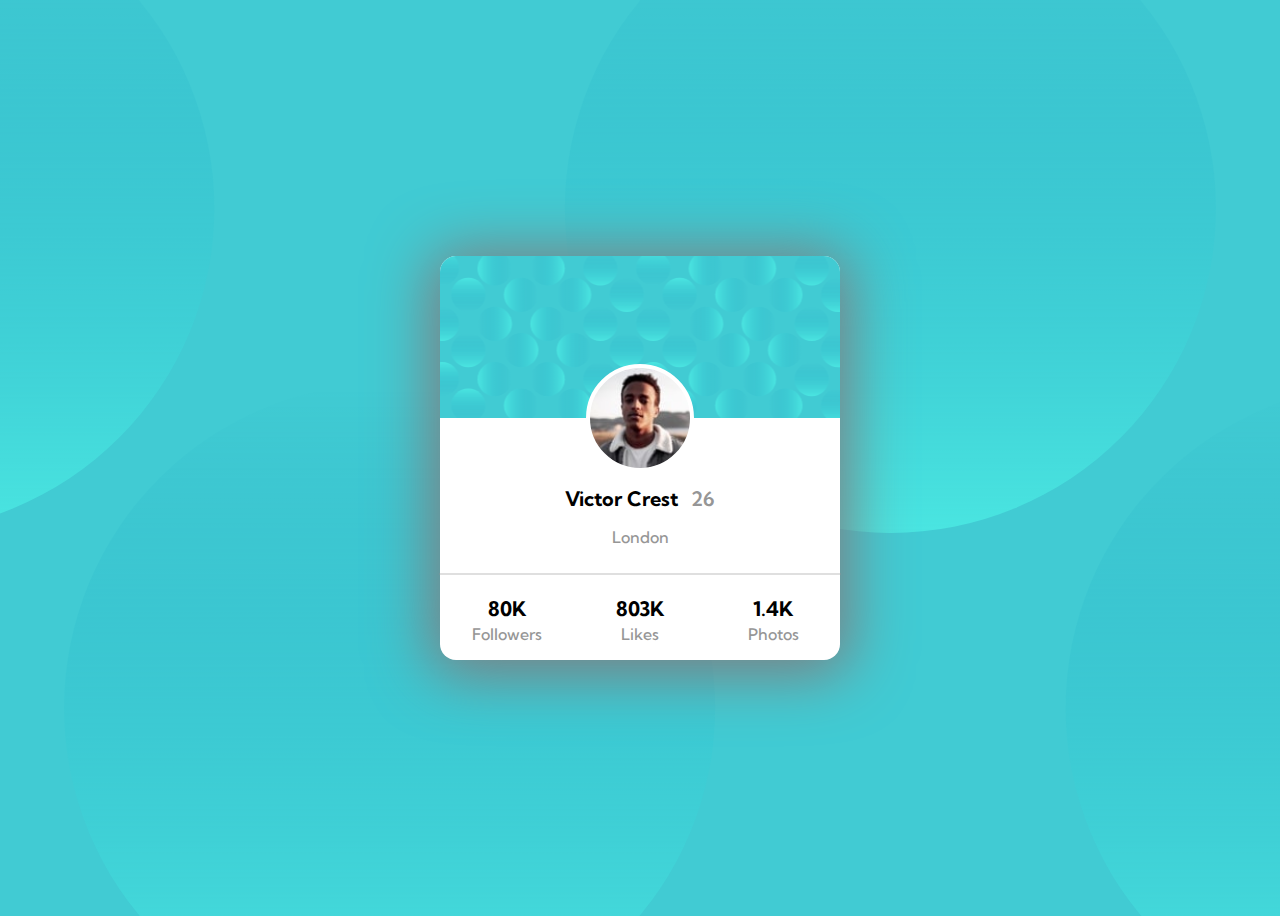
<file: profile-card-component-main/index.html>
<!DOCTYPE html>
<html lang="en">
<head>
  <meta charset="UTF-8">
  <meta http-equiv="X-UA-Compatible" content="IE=edge">
  <meta name="viewport" content="width=device-width, initial-scale=1.0">
  <link rel="stylesheet" href="style.css">
  <title>Profile card</title>
</head>
<body>
  <main>
    <div class="profile-description">
      <div class="background-img"></div>
      <div class="profile-container">
        <div class="profile-img"></div>
      <h1>Victor Crest <span>26</span></h1>
      <p>London</p>
      </div>
      <div class="line"></div>
    </div>
    
    <div class="profile-stats">
      <div class="followers">
        <h2>80K</h2>
        <p>Followers</p>
      </div>
      <div class="likes">
        <h2>803K</h2>
        <p>Likes</p>
      </div>
      <div class="photos">
        <h2>1.4K</h2>
        <p>Photos</p>
      </div>
    </div>
    
  </main>
</body>
</html>
</file>
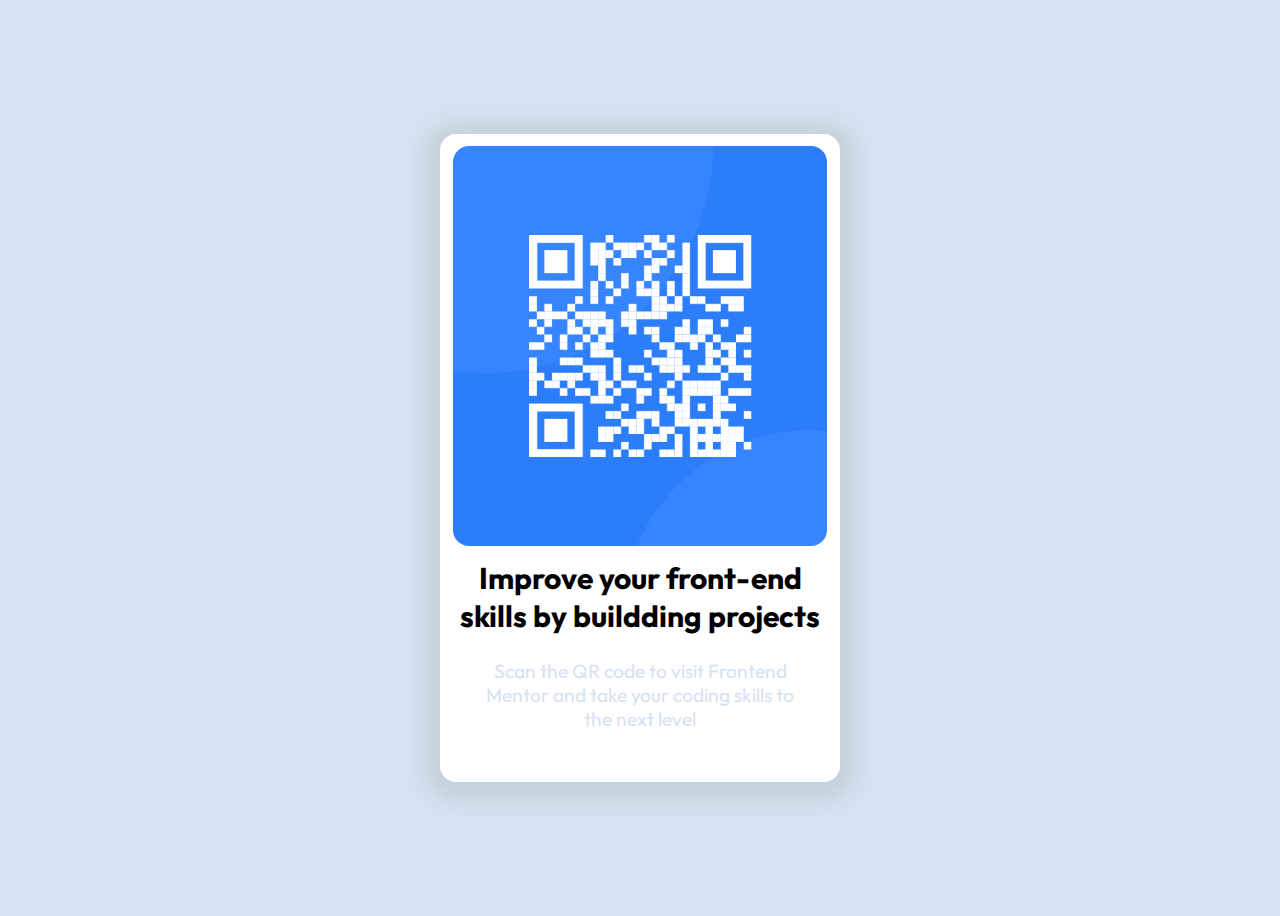
<file: qr-code-component-main/index.html>
<!DOCTYPE html>
<html lang="en">
<head>
  <meta charset="UTF-8">
  <meta http-equiv="X-UA-Compatible" content="IE=edge">
  <meta name="viewport" content="width=device-width, initial-scale=1.0">
  <link rel="stylesheet" href="style.css">
  <title>Document</title>
</head>
<body>
    <div class="qr-component">
      <div class="qr-img"></div>
      <div class="qr-description">
        <h1>Improve your front-end skills by buildding projects</h1>
        <p>Scan the QR code to visit Frontend Mentor and take your coding skills to the next level</p>
      </div>
    </div>
</body>
</html>
</file>
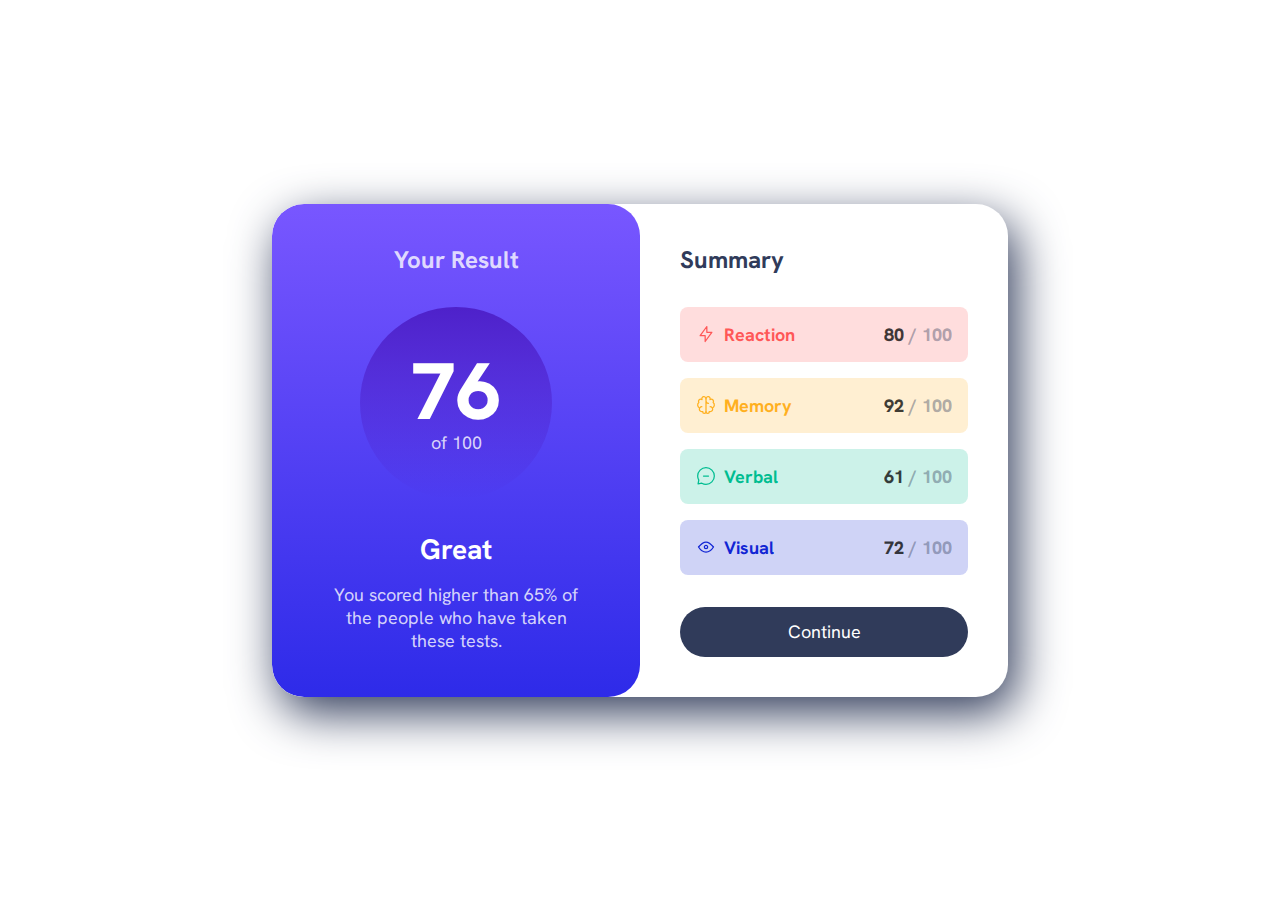
<file: results-summary-component-main/index.html>
<!DOCTYPE html>
<html lang="en">
<head>
  <meta charset="UTF-8">
  <meta http-equiv="X-UA-Compatible" content="IE=edge">
  <meta name="viewport" content="width=device-width, initial-scale=1.0">
  <title>FEM Results Summary</title>
  <link rel="stylesheet" href="style.css">
</head>
<body> 

  <main>

    <div class="result-summary">










<div class="results grid-flow"
     data-spacing="large">

  <h1 class="section-title">Your Result</h1>
  <p class="result-score"><span>76</span> of 100</p>

  <div class="grid-flow">
    <p class="result-rank">Great</p>
    <p>You scored higher than 65% of the people who have taken these tests.</p>
  </div>

</div>










<div class="summary grid-flow"
     data-spacing="large">

  <h2 class="section-title">Summary</h2>
  
  <div class="grid-flow">
    <div class="summary-item"
         data-item-type="accent-1">
      <div class="flex-group">
        <svg class="summary-icon" xmlns="http://www.w3.org/2000/svg" width="20" height="20" fill="none" viewBox="0 0 20 20"><path  stroke-linecap="round" stroke-linejoin="round" stroke-width="1.25" d="M10.833 8.333V2.5l-6.666 9.167h5V17.5l6.666-9.167h-5Z"/></svg>
        <h3 class="summary-item-title">Reaction</h3>
      </div>
      <p class="summary-score"><span>80</span> / 100</p>
    </div>
    <div class="summary-item"
         data-item-type="accent-2">
      <div class="flex-group">
        <svg class="summary-icon" xmlns="http://www.w3.org/2000/svg" width="20" height="20" fill="none" viewBox="0 0 20 20"><path  stroke-linecap="round" stroke-linejoin="round" stroke-width="1.25" d="M5.833 11.667a2.5 2.5 0 1 0 .834 4.858"/><path stroke-linecap="round" stroke-linejoin="round" stroke-width="1.25" d="M3.553 13.004a3.333 3.333 0 0 1-.728-5.53m.025-.067a2.083 2.083 0 0 1 2.983-2.824m.199.054A2.083 2.083 0 1 1 10 3.75v12.917a1.667 1.667 0 0 1-3.333 0M10 5.833a2.5 2.5 0 0 0 2.5 2.5m1.667 3.334a2.5 2.5 0 1 1-.834 4.858"/><path  stroke-linecap="round" stroke-linejoin="round" stroke-width="1.25" d="M16.447 13.004a3.334 3.334 0 0 0 .728-5.53m-.025-.067a2.083 2.083 0 0 0-2.983-2.824M10 3.75a2.085 2.085 0 0 1 2.538-2.033 2.084 2.084 0 0 1 1.43 2.92m-.635 12.03a1.667 1.667 0 0 1-3.333 0"/></svg>                <h3 class="summary-item-title">Memory</h3>
      </div>
      <p class="summary-score"><span>92</span> / 100</p>
    </div>
    <div class="summary-item"
         data-item-type="accent-3">
      <div class="flex-group">
        <svg class="summary-icon" xmlns="http://www.w3.org/2000/svg" width="20" height="20" fill="none" viewBox="0 0 20 20"><path stroke-linecap="round" stroke-linejoin="round" stroke-width="1.25" d="M7.5 10h5M10 18.333A8.333 8.333 0 1 0 1.667 10c0 1.518.406 2.942 1.115 4.167l-.699 3.75 3.75-.699A8.295 8.295 0 0 0 10 18.333Z"/></svg>                <h3 class="summary-item-title">Verbal</h3>
      </div>
      <p class="summary-score"><span>61</span> / 100</p>
    </div>
    <div class="summary-item"
         data-item-type="accent-4">
      <div class="flex-group">
        <svg class="summary-icon" xmlns="http://www.w3.org/2000/svg" width="20" height="20" fill="none" viewBox="0 0 20 20"><path  stroke-linecap="round" stroke-linejoin="round" stroke-width="1.25" d="M10 11.667a1.667 1.667 0 1 0 0-3.334 1.667 1.667 0 0 0 0 3.334Z"/><path  stroke-linecap="round" stroke-linejoin="round" stroke-width="1.25" d="M17.5 10c-1.574 2.492-4.402 5-7.5 5s-5.926-2.508-7.5-5C4.416 7.632 6.66 5 10 5s5.584 2.632 7.5 5Z"/></svg>
        <h3 class="summary-item-title">Visual</h3>
      </div>
      <p class="summary-score"><span>72</span> / 100</p>
    </div>
  </div>

  <button class="button">Continue</button>


</div>

















    </div>

  </main>
  
</body>
</html>
</file>
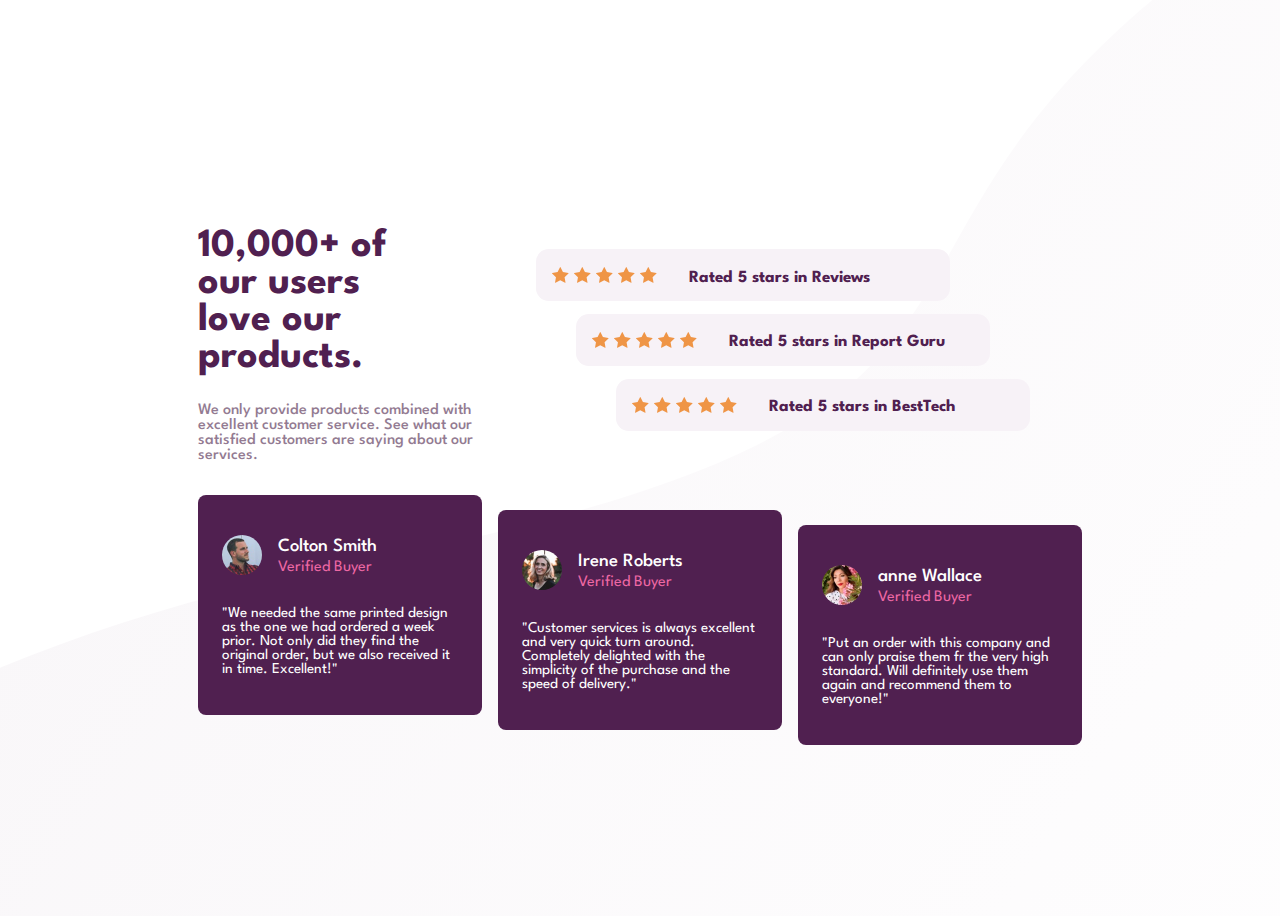
<file: social-proof-section-master/index.html>
<!DOCTYPE html>
<html lang="en">
<head>
  <meta charset="UTF-8">
  <meta http-equiv="X-UA-Compatible" content="IE=edge">
  <meta name="viewport" content="width=device-width, initial-scale=1.0">
  <link rel="stylesheet" href="style.css">
  <title>Social proof</title>
</head>
<body>
  <main>
    <div class="product-header">
      <h1>10,000+ of our users love our products.</h1>
      <p>We only provide products combined with excellent customer service. See what our satisfied customers are saying about our services.</p>
    </div>
    <div class="product-rating">
      <div class="rating-review flex-container">
        <div class="stars">
          <svg width="17" height="16" xmlns="http://www.w3.org/2000/svg"><path d="M16.539 6.097a.297.297 0 00-.24-.202l-5.36-.779L8.542.26a.296.296 0 00-.53 0L5.613 5.117l-5.36.779a.297.297 0 00-.165.505l3.88 3.78-.917 5.34a.297.297 0 00.43.312l4.795-2.52 4.794 2.52a.296.296 0 00.43-.313l-.916-5.338L16.464 6.4c.08-.08.11-.197.075-.304z" fill="#EF9546" fill-rule="nonzero"/></svg>
          <svg width="17" height="16" xmlns="http://www.w3.org/2000/svg"><path d="M16.539 6.097a.297.297 0 00-.24-.202l-5.36-.779L8.542.26a.296.296 0 00-.53 0L5.613 5.117l-5.36.779a.297.297 0 00-.165.505l3.88 3.78-.917 5.34a.297.297 0 00.43.312l4.795-2.52 4.794 2.52a.296.296 0 00.43-.313l-.916-5.338L16.464 6.4c.08-.08.11-.197.075-.304z" fill="#EF9546" fill-rule="nonzero"/></svg>
          <svg width="17" height="16" xmlns="http://www.w3.org/2000/svg"><path d="M16.539 6.097a.297.297 0 00-.24-.202l-5.36-.779L8.542.26a.296.296 0 00-.53 0L5.613 5.117l-5.36.779a.297.297 0 00-.165.505l3.88 3.78-.917 5.34a.297.297 0 00.43.312l4.795-2.52 4.794 2.52a.296.296 0 00.43-.313l-.916-5.338L16.464 6.4c.08-.08.11-.197.075-.304z" fill="#EF9546" fill-rule="nonzero"/></svg>
          <svg width="17" height="16" xmlns="http://www.w3.org/2000/svg"><path d="M16.539 6.097a.297.297 0 00-.24-.202l-5.36-.779L8.542.26a.296.296 0 00-.53 0L5.613 5.117l-5.36.779a.297.297 0 00-.165.505l3.88 3.78-.917 5.34a.297.297 0 00.43.312l4.795-2.52 4.794 2.52a.296.296 0 00.43-.313l-.916-5.338L16.464 6.4c.08-.08.11-.197.075-.304z" fill="#EF9546" fill-rule="nonzero"/></svg>
          <svg width="17" height="16" xmlns="http://www.w3.org/2000/svg"><path d="M16.539 6.097a.297.297 0 00-.24-.202l-5.36-.779L8.542.26a.296.296 0 00-.53 0L5.613 5.117l-5.36.779a.297.297 0 00-.165.505l3.88 3.78-.917 5.34a.297.297 0 00.43.312l4.795-2.52 4.794 2.52a.296.296 0 00.43-.313l-.916-5.338L16.464 6.4c.08-.08.11-.197.075-.304z" fill="#EF9546" fill-rule="nonzero"/></svg>
        </div>
        <p>Rated 5 stars in Reviews</p>
      </div>
      <div class="rating-reportGuru flex-container">
        <div class="stars">
          <svg width="17" height="16" xmlns="http://www.w3.org/2000/svg"><path d="M16.539 6.097a.297.297 0 00-.24-.202l-5.36-.779L8.542.26a.296.296 0 00-.53 0L5.613 5.117l-5.36.779a.297.297 0 00-.165.505l3.88 3.78-.917 5.34a.297.297 0 00.43.312l4.795-2.52 4.794 2.52a.296.296 0 00.43-.313l-.916-5.338L16.464 6.4c.08-.08.11-.197.075-.304z" fill="#EF9546" fill-rule="nonzero"/></svg>
          <svg width="17" height="16" xmlns="http://www.w3.org/2000/svg"><path d="M16.539 6.097a.297.297 0 00-.24-.202l-5.36-.779L8.542.26a.296.296 0 00-.53 0L5.613 5.117l-5.36.779a.297.297 0 00-.165.505l3.88 3.78-.917 5.34a.297.297 0 00.43.312l4.795-2.52 4.794 2.52a.296.296 0 00.43-.313l-.916-5.338L16.464 6.4c.08-.08.11-.197.075-.304z" fill="#EF9546" fill-rule="nonzero"/></svg>
          <svg width="17" height="16" xmlns="http://www.w3.org/2000/svg"><path d="M16.539 6.097a.297.297 0 00-.24-.202l-5.36-.779L8.542.26a.296.296 0 00-.53 0L5.613 5.117l-5.36.779a.297.297 0 00-.165.505l3.88 3.78-.917 5.34a.297.297 0 00.43.312l4.795-2.52 4.794 2.52a.296.296 0 00.43-.313l-.916-5.338L16.464 6.4c.08-.08.11-.197.075-.304z" fill="#EF9546" fill-rule="nonzero"/></svg>
          <svg width="17" height="16" xmlns="http://www.w3.org/2000/svg"><path d="M16.539 6.097a.297.297 0 00-.24-.202l-5.36-.779L8.542.26a.296.296 0 00-.53 0L5.613 5.117l-5.36.779a.297.297 0 00-.165.505l3.88 3.78-.917 5.34a.297.297 0 00.43.312l4.795-2.52 4.794 2.52a.296.296 0 00.43-.313l-.916-5.338L16.464 6.4c.08-.08.11-.197.075-.304z" fill="#EF9546" fill-rule="nonzero"/></svg>
          <svg width="17" height="16" xmlns="http://www.w3.org/2000/svg"><path d="M16.539 6.097a.297.297 0 00-.24-.202l-5.36-.779L8.542.26a.296.296 0 00-.53 0L5.613 5.117l-5.36.779a.297.297 0 00-.165.505l3.88 3.78-.917 5.34a.297.297 0 00.43.312l4.795-2.52 4.794 2.52a.296.296 0 00.43-.313l-.916-5.338L16.464 6.4c.08-.08.11-.197.075-.304z" fill="#EF9546" fill-rule="nonzero"/></svg>
        </div>
        <p>Rated 5 stars in Report Guru</p>
      </div>
      <div class="rating-bestTech flex-container">
        <div class="stars">
          <svg width="17" height="16" xmlns="http://www.w3.org/2000/svg"><path d="M16.539 6.097a.297.297 0 00-.24-.202l-5.36-.779L8.542.26a.296.296 0 00-.53 0L5.613 5.117l-5.36.779a.297.297 0 00-.165.505l3.88 3.78-.917 5.34a.297.297 0 00.43.312l4.795-2.52 4.794 2.52a.296.296 0 00.43-.313l-.916-5.338L16.464 6.4c.08-.08.11-.197.075-.304z" fill="#EF9546" fill-rule="nonzero"/></svg>
          <svg width="17" height="16" xmlns="http://www.w3.org/2000/svg"><path d="M16.539 6.097a.297.297 0 00-.24-.202l-5.36-.779L8.542.26a.296.296 0 00-.53 0L5.613 5.117l-5.36.779a.297.297 0 00-.165.505l3.88 3.78-.917 5.34a.297.297 0 00.43.312l4.795-2.52 4.794 2.52a.296.296 0 00.43-.313l-.916-5.338L16.464 6.4c.08-.08.11-.197.075-.304z" fill="#EF9546" fill-rule="nonzero"/></svg>
          <svg width="17" height="16" xmlns="http://www.w3.org/2000/svg"><path d="M16.539 6.097a.297.297 0 00-.24-.202l-5.36-.779L8.542.26a.296.296 0 00-.53 0L5.613 5.117l-5.36.779a.297.297 0 00-.165.505l3.88 3.78-.917 5.34a.297.297 0 00.43.312l4.795-2.52 4.794 2.52a.296.296 0 00.43-.313l-.916-5.338L16.464 6.4c.08-.08.11-.197.075-.304z" fill="#EF9546" fill-rule="nonzero"/></svg>
          <svg width="17" height="16" xmlns="http://www.w3.org/2000/svg"><path d="M16.539 6.097a.297.297 0 00-.24-.202l-5.36-.779L8.542.26a.296.296 0 00-.53 0L5.613 5.117l-5.36.779a.297.297 0 00-.165.505l3.88 3.78-.917 5.34a.297.297 0 00.43.312l4.795-2.52 4.794 2.52a.296.296 0 00.43-.313l-.916-5.338L16.464 6.4c.08-.08.11-.197.075-.304z" fill="#EF9546" fill-rule="nonzero"/></svg>
          <svg width="17" height="16" xmlns="http://www.w3.org/2000/svg"><path d="M16.539 6.097a.297.297 0 00-.24-.202l-5.36-.779L8.542.26a.296.296 0 00-.53 0L5.613 5.117l-5.36.779a.297.297 0 00-.165.505l3.88 3.78-.917 5.34a.297.297 0 00.43.312l4.795-2.52 4.794 2.52a.296.296 0 00.43-.313l-.916-5.338L16.464 6.4c.08-.08.11-.197.075-.304z" fill="#EF9546" fill-rule="nonzero"/></svg>
        </div>
        <p>Rated 5 stars in BestTech</p>
      </div>
    </div>
    <div class="comment-section">
      <div class="comment-1 flex-group">
        <div class="person">
          <img src="images/image-colton.jpg" alt="">
          <div class="person-info">
            <h3>Colton Smith</h3>
            <p>Verified Buyer</p>
          </div>
        </div>
        <p>"We needed the same printed design as the one we had ordered a week prior. Not only did they find the original order, but we also received it in time. Excellent!"</p>
      </div>
      <div class="comment-2 flex-group">
        <div class="person">
          <img src="images/image-irene.jpg" alt="">
          <div class="person-info">
            <h3>Irene Roberts</h3>
            <p>Verified Buyer</p>
          </div>
        </div>
        <p>"Customer services is always excellent and very quick turn around. Completely delighted with the simplicity of the purchase and the speed of delivery."</p>
      </div>
      <div class="comment-3 flex-group">
        <div class="person">
          <img src="images/image-anne.jpg" alt="">
          <div class="person-info">
            <h3>anne Wallace</h3>
            <p>Verified Buyer</p>
          </div>
        </div>
        <p>"Put an order with this company and can only praise them fr the very high standard. Will definitely use them again and recommend them to everyone!"</p>
      </div>
    </div>
  </main>
</body>
</html>
</file>
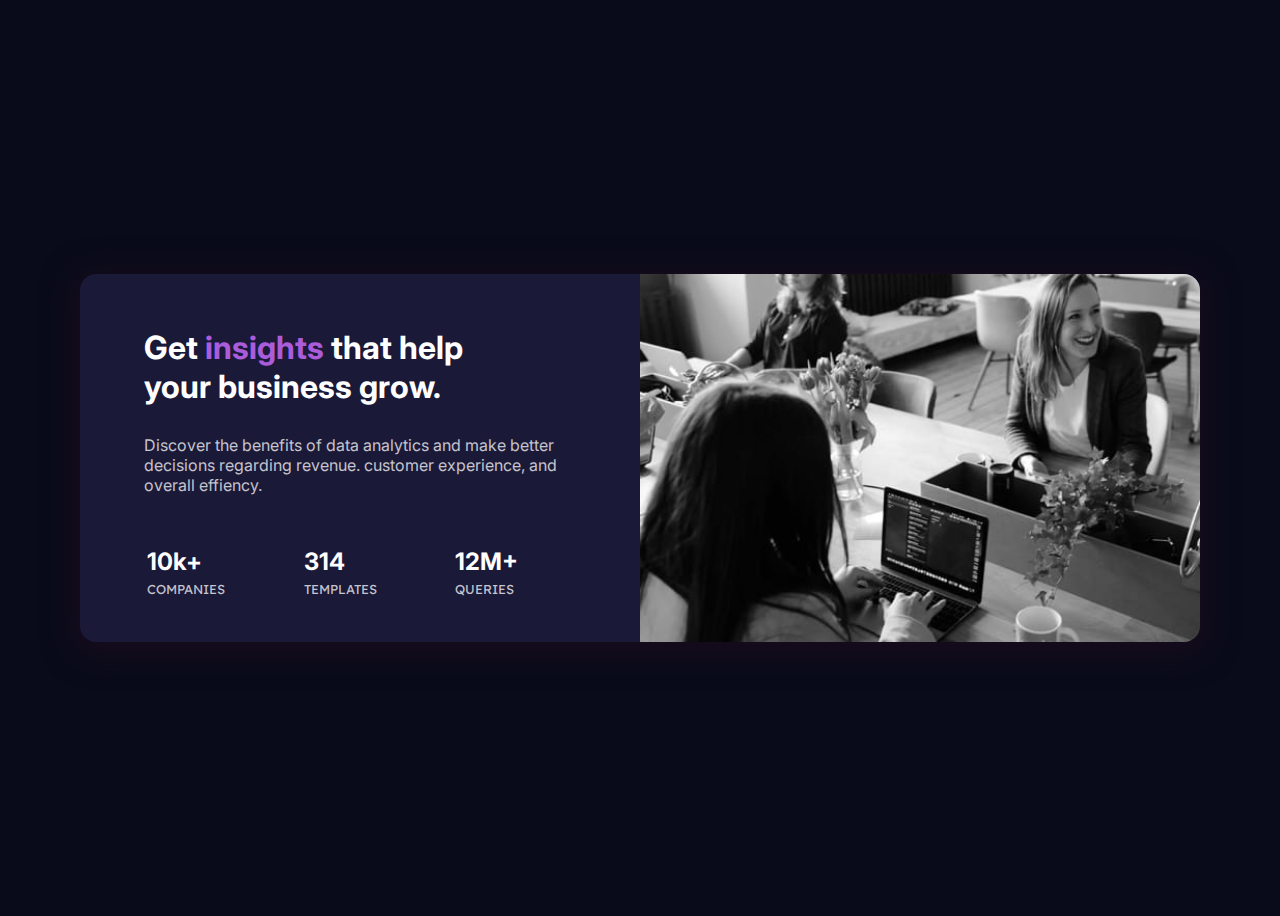
<file: stats-preview-card-component-main/index.html>
<!DOCTYPE html>
<html lang="en">
<head>
  <meta charset="UTF-8">
  <meta http-equiv="X-UA-Compatible" content="IE=edge">
  <meta name="viewport" content="width=device-width, initial-scale=1.0">
  <link rel="stylesheet" href="style.css">
  <title>stats preview</title>
</head>
<body>
  <main>
    <div class="stats-info">
      <h1>Get <span>insights</span> that help your business grow.</h1>
      <p>Discover the benefits of data analytics and make better decisions regarding revenue. customer experience, and overall effiency.</p>
      <div class="stats-details">
        <div class="flex-group">
          <h2>10k+</h2>
          <p>companies</p>
        </div>
        <div class="flex-group">
          <h2>314</h2>
          <p>templates</p>
        </div>
        <div class="flex-group">
          <h2>12M+</h2>
          <p>queries</p>
        </div>
      </div>
    </div>
    <div class="img-main"></div>
  </main>
</body>
</html>
</file>
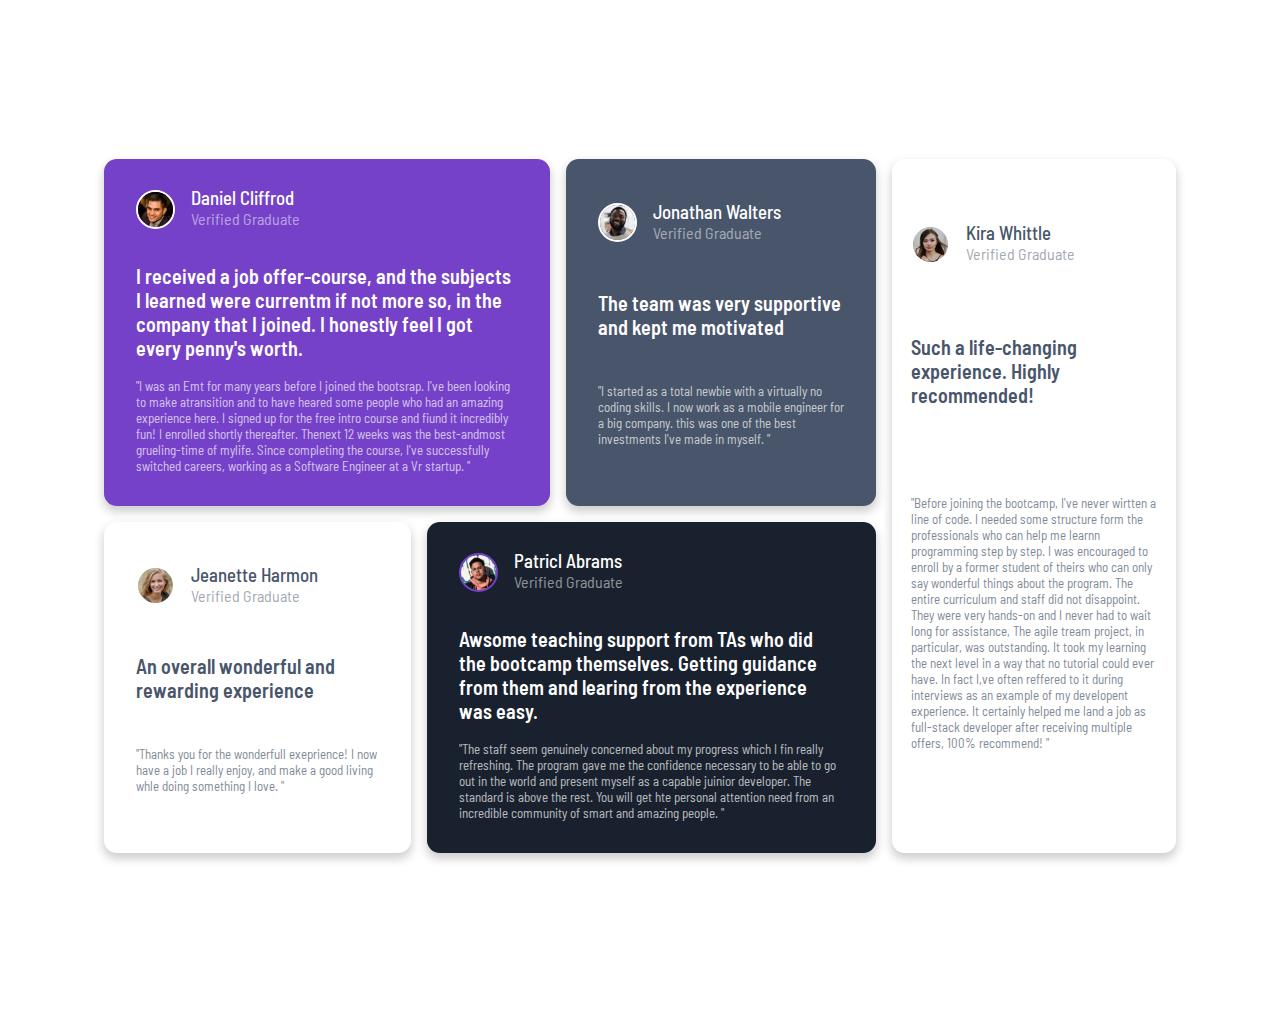
<file: testimonials-grid-section-main/index.html>
<!DOCTYPE html>
<html lang="en">
<head>
  <meta charset="UTF-8">
  <meta http-equiv="X-UA-Compatible" content="IE=edge">
  <meta name="viewport" content="width=device-width, initial-scale=1.0">
  <link rel="stylesheet" href="style.css">
  <title>Testimonials</title>
</head>
<body>
  <div class="testimonials">
    <div class="card card--bg-purple">
      <header class="card__header">
        <img src="images/image-daniel.jpg" class="card_image" alt="">
        <div>
          <h3>Daniel Cliffrod</h3>
          <p>Verified Graduate</p>
        </div>
      </header>
      <p class="card__lead">
          I received a job offer-course, and the subjects I learned were currentm if not more so, in the company that I joined. I honestly feel I got every
          penny's worth.
      </p>
      <p class="card__quote">
        "I was an Emt for many years before I joined the bootsrap. I've been looking to make atransition and to have heared some people who had an amazing experience here. I signed up for the free intro course and fiund it incredibly fun! I enrolled shortly thereafter. Thenext 12 weeks was the best-andmost grueling-time of mylife. Since completing the course, I've successfully switched careers, working as a Software Engineer at a Vr startup. "
      </p>
    </div>
    <div class="card card--grey">
      <header class="card__header">
        <img src="images/image-jonathan.jpg" class="card_image" alt="">
        <div>
          <h3>Jonathan Walters</h3>
          <p>Verified Graduate</p>
        </div>
      </header>
      <p class="card__lead">
          The team was very supportive and kept me motivated
      </p>
      <p class="card__quote">
        "I started as a total newbie with a virtually no coding skills. I now work as a  mobile engineer for a big company. this was one of the best investments I've made in myself. "
      </p>
    </div>
    <div class="card card--long-white">
      <header class="card__header">
        <img src="images/image-kira.jpg" class="card_image" alt="">
        <div>
          <h3>Kira Whittle</h3>
          <p>Verified Graduate</p>
        </div>
      </header>
      <p class="card__lead">
          Such a life-changing experience. Highly recommended!
      </p>
      <p class="card__quote">
        "Before joining the bootcamp, I've never wirtten a line of code. I needed some structure form the professionals who can help me learnn programming step by step. I was encouraged to enroll by a former student of theirs who can only say wonderful things about the program. The entire curriculum and staff did not disappoint. They were very hands-on and I never had to wait long for assistance, The agile tream project, in particular, was outstanding. It took my learning the next level in a way that no tutorial could ever have. In fact I,ve often reffered to it during interviews as an example of my developent experience. It certainly helped me land a job as full-stack developer after receiving multiple offers, 100% recommend! "
      </p>
    </div>
    <div class="card card--white">
      <header class="card__header">
        <img src="images/image-jeanette.jpg" class="card_image" alt="">
        <div>
          <h3>Jeanette Harmon</h3>
          <p>Verified Graduate</p>
        </div>
      </header>
      <p class="card__lead">
          An overall wonderful and rewarding experience
      </p>
      <p class="card__quote">
        "Thanks you for the wonderfull exeprience! I now have a job I really enjoy, and make a good living whle doing something I love. "
      </p>
    </div>
    <div class="card card--bg-dark-blue">
      <header class="card__header">
        <img src="images/image-patrick.jpg" class="card_image" alt="">
        <div>
          <h3>Patricl Abrams</h3>
          <p>Verified Graduate</p>
        </div>
      </header>
      <p class="card__lead">
          Awsome teaching support from TAs who did the bootcamp themselves. Getting guidance from them and learing from the experience was easy.
      </p>
      <p class="card__quote">
        "The staff seem genuinely concerned about my progress which I fin really refreshing. The program gave me the confidence necessary to be able to go out in the world and present myself as a capable juinior developer. The standard is above the rest. You will get hte personal attention need from an incredible community of smart and amazing people. "
      </p>
    </div>
  </div>
</body>
</html>
</file>
<file: 3-column-preview-card-component-main/style.css>
@import url('https://fonts.googleapis.com/css2?family=Big+Shoulders+Display:wght@700&family=Lexend+Deca&display=swap');

:root {
  --fm-lexendDeca:'Lexend Deca', sans-serif;
  --fm-bigShoulders:'Big Shoulders Display', cursive;

  --clr-primary-brightOrange:hsl(31, 77%, 52%);
  --clr-primary-darkCyan:hsl(184, 100%, 22%);
  --clr-primary-very-darkCyan:hsl(179, 100%, 13%);

  --clr-neutral-paragraph:hsla(0, 0%, 100%, 0.75);
  --clr-neutral-btn:hsl(0, 0%, 95%);
}

body {
  display: grid;
  height: 100vh;
  place-items: center;
}

main {
  display: grid;
  grid-template-columns: repeat(3,1fr);
  max-width: 55rem;
  box-shadow: 0 5px 20px 3px var(--clr-neutral-btn);
  border-radius: 1rem;
  box-shadow: 0 5px 30px 10px rgba(186, 186, 186, 0.445);
}


.sedan-container {
  background-color: var(--clr-primary-brightOrange);
  border-radius: 1rem 0 0 1rem;
}
.suvs-container {
  background-color: var(--clr-primary-darkCyan);
}
.luxury-container {
  background-color: var(--clr-primary-very-darkCyan);
  border-radius: 0 1rem 1rem 0;
}
.grid-group {
  display: grid;
  font-family: var(--fm-lexendDeca);
  margin: 2rem;
  gap: 1rem;
  overflow: hidden;
}
.grid-group h1 {
  color: var(--clr-neutral-btn);
  font-family: var(--fm-bigShoulders);
  letter-spacing: 1.5px;
  margin-bottom: 0;
}

.grid-group p {
  color: var(--clr-neutral-btn);
  font-size: 15px;
  line-height: 1.5rem;
  width: 95%;
  margin-bottom: 3rem;
}

button {
  position: relative;
  cursor: pointer;
  border:none;
  background-color: var(--clr-neutral-btn);
  text-align: center;
  border-radius: 1.4rem;
  padding: 0.8rem ;
  width: 70%;
  font-family: var(--fm-lexendDeca);
  font-weight: 500;
  margin-bottom: 2rem;
  border: solid;
  border-width: 2px;
}
.grid-group button:hover {
  border: solid;
  border-width: 2px;
  border-color: var(--clr-neutral-btn);
  color: var(--clr-neutral-btn);
}

.sedan-container button {
  color: var(--clr-primary-brightOrange);
}
.sedan-container button:hover {
  background-color: var(--clr-primary-brightOrange);
}

.suvs-container button {
  color: var(--clr-primary-darkCyan);
}

.suvs-container button:hover {
  background-color: var(--clr-primary-darkCyan);
}

.luxury-container button {
  color: var(--clr-primary-very-darkCyan);
}

.luxury-container button:hover {
  background-color: var(--clr-primary-very-darkCyan);
}

@media (max-width:600px) {
  
  main {
    
    display: grid;
    grid-template-columns: 1fr;
    max-width: 22rem;
  }
  .sedan-container {
    border-radius: 1rem 1rem 0 0;
  }
  .luxury-container {
    border-radius: 0 0 1rem 1rem ;
  }
  button {
    margin-bottom: 1.2rem;
    margin-left: 0.5rem;
    width: 60%;
  }
  .grid-group p {
    margin-bottom: 1rem;
  }
}
</file>
<file: clipboard-landing-page-master/style.css>
@import url('https://fonts.googleapis.com/css2?family=Bai+Jamjuree:wght@400;600&display=swap');

body {
  font-family: 'Bai Jamjuree', sans-serif;
  background-image: url(images/bg-header-desktop.png);
  background-position: center;
  background-repeat: no-repeat;
  background-size: cover;
}

main {
  display: grid;
  margin: 5rem 1rem ;
  place-items: center;
  gap: 3rem;
}

h1
,h2
,h3 {
  color :hsl(210, 10%, 33%);
  font-weight: 600;
}
p {
  color:  hsl(201, 11%, 66%);
}

.header {
  max-width: 70%;
  text-align: center;
  margin-bottom: 3rem;
}
.header .logo {
  margin-bottom: 3rem;
}

.button-container {
  margin-top: 1.5rem;
  display: flex;
  align-items: center;
  gap: 1rem;
  justify-content: center;
}
.button-container > button{
  padding: 0.8rem 2rem;
  border-radius: 2rem;
  border: none;
  cursor: pointer;
  color: white;
  transition:all 0.5s;
  
}
.ios-btn {
  background-color: hsl(171, 66%, 44%);
  box-shadow: 0 5px 20px 1px hsl(172, 20%, 64%);
}
.mac-btn {
  background-color: hsl(233, 100%, 69%);
  box-shadow: 0 5px 20px 1px hsl(233, 30%, 65%);
}

.ios-btn:hover {
  background-color: hsl(171, 82%, 24%);
}
.mac-btn:hover {
  background-color: hsl(233, 38%, 23%);
}


.tracking-container {
  width: 70%;
  text-align: center;
  margin-bottom: 3rem;
}

.info-container {
  display: grid;
  grid-template-columns: 1.5fr 1fr;
  justify-content: center;
  align-items: center;
}

.info-container img{
  height: 400px;
  width: 500px;
}

ul {
  margin-top: 2rem;
  display: grid;
  list-style: none;
  margin-right: 10rem;
}

.small-devices-container {
  display: grid;
  justify-content: center;
  align-items: center;
}

.small-devices-container > * {
  text-align: center;
  width: 70%;
  margin: 1.5rem auto;
}


.small-devices-img {
  background-image: url(images/image-devices.png);
  height: 400px;
  max-width: 800px;
  background-position: center;
  background-repeat: no-repeat;
  background-size: cover;
  padding: auto;
}

.options-container {
  margin: 0 auto;
  margin-bottom: 2rem;
  display: grid;
  grid-template-columns: repeat(3,1fr);
  gap: 3rem;
  place-items: center;
  width: 80%;
}
.create svg {
  margin-bottom: 0;
  padding-top: 1rem;
}
.grid-group {
  display: grid;
  place-items: center;
  text-align: center;
}

.companies-container {
  margin-top: 1rem;
  display: flex;
  width: 85%;
  align-items: center;
  justify-content: space-between;
}

.clipboard-section{
  max-width: 70%;
  text-align: center;
  margin-top: 5rem;
}

footer .logo{
  scale: 0.5;
}
footer {
  display: grid;
  grid-template-columns: 1fr 2fr 1fr;
  padding: 1rem;
  padding-top:2rem ;
  background-color: hsl(0, 0%, 93%);
  color: hsl(210, 10%, 33%);
  align-items: center;
}
.services {
  display: grid;
  grid-template-columns: 1fr 1fr 1fr;
}
.services p {
  margin: 0.5rem;
  height: 70%;
}

.social-media-container {
  display: flex;
  align-items: center;
  justify-content: center;
  gap: 1.5rem ;
}


@media (max-width:600px) {
  main {
    margin: 3rem 0.3rem;
  }
  main > * {
    max-width: 32rem;
  }
  .button-container {
    flex-direction: column;
  }
  .button-container > button {
    width: 90%;
  }

  .tracking-container {
    margin-bottom: 0;
  }
  .info-container {
    grid-template-columns:1fr;
    margin-bottom: 3rem;
    align-items: center;
    justify-content: center;
  }
  .info-container img{
    height: 240px;
    max-width: 310px;
    margin: auto;
  }
  ul {
    margin: auto;
    align-items: center;
    justify-content: center;
    
  }

  li {
    text-align: center;
  }

  .small-devices-container {
    width: 90%;
  }
  .small-devices-img {
    max-width: auto;
    height: 200px;
  }
  .options-container {
    grid-template-columns:1fr ;
  }

  .companies-container {
    flex-direction: column;
    gap: 4rem;
  }

  .clipboard-section {
    width: 80%;
  }
  footer {
    grid-template-columns: 1fr;
    place-items: center;
  }
  .services {
    grid-template-columns: 1fr;
    text-align: center;
    gap: 0.7rem;
    margin-bottom: 2rem;
  }

}
</file>
<file: four-card-feature-section-master/style.css>
@import url('https://fonts.googleapis.com/css2?family=Poppins:wght@200;400;600&display=swap');

body {
  display: grid;
  place-items: center;
  height: 100vh;
  font-family: 'Poppins', sans-serif;
  margin: 3rem 5rem;
}

header {
 text-align: center;
 display: grid;
 place-items: center;
 margin-bottom: 3rem;
}
.title {
  display: grid;
  text-align: center;
  font-size: 30px;
  
}
.title p:nth-child(1) {
  color: hsl(229, 6%, 66%);
  font-weight: 200;
  margin-bottom: 0;
}
.title p:nth-child(2) {
  font-weight: 600;
  margin-top: 0;
  margin-bottom: 0.5rem;
}
header > p {
  color: hsl(229, 6%, 66%);
  max-width: 36rem;
}

main {
  display: grid;
  grid-template-columns: repeat(3,1fr);
  margin-top: 0;
  gap: 1rem;
  /* padding: auto 4rem; */
}

.grid-component {
  position: relative;
  padding: 1rem;
  padding-left: 1.5rem;
  border-radius: 0.5rem;
  box-shadow: 0 5px 20px 1px rgb(206, 205, 205);
  height: 18rem;
  max-width: 32rem;
}

.supervisor {
  transform: translateY(200px);
  border-top: 5px solid hsl(180, 62%, 55%);
}
.team-builder {
  border-top: 5px solid red;
}

.karma {
  border-top: 5px solid hsl(34, 97%, 64%);
}

.calculator {
  transform: translateY(200px);
  border-top: 5px solid hsl(212, 86%, 64%);
}

.grid-component h2 {
  margin-bottom: 0;
}

.grid-component p {
  color: hsl(229, 6%, 66%);
}

svg {
  position: absolute;
  bottom: 40px;
  right: 40px;
}

.team-builder-karma {
  display: grid;
  gap: 1rem;
}


@media (max-width:800px){
  header > p {
    width: 88%;
  }
  main {
    display: grid;
    grid-template-columns: 1fr;
    gap: 2rem;
  }
  .grid-component {
    max-height: 15rem;
    max-width: 25rem;
    transform: translateY(0);
  }
}
</file>
<file: fylo-data-storage-component-master/style.css>
@import url('https://fonts.googleapis.com/css2?family=Raleway:wght@400;700&display=swap');


body {
  font-family: 'Raleway', sans-serif;
  height: 100vh;
  background-image: url(images/bg-desktop.png);
  background-repeat: no-repeat;
  background-size: cover;
  background-position: center;
  display: grid;
  place-items: center;
}

.fylo-container {
  position: relative;
  display: grid;
  grid-template-columns: 1fr 2fr;
  gap: 1rem;
  align-items: end;
  /* box-shadow: 0px 5px 00px 1px hsl(228, 75%, 13%); */
  border-radius: 1rem;
  max-height: 20rem;
}

.fylo--icon-container {
  display: grid;
  padding: 2rem;
  padding-right: 7rem;
  background-color:  hsl(228, 56%, 26%);
  border-radius: 0.8rem;
  border-top-right-radius: 6rem;
}

.fylo--icon-container .header {
  transform: translateX(-15px) scale(0.8);
  margin-bottom: 1rem;
}

.icon-container {
  display: flex;
  align-items: center;
  justify-content: space-between;  
}
.icon-container .icon {
  height: 26px;
  width: 26px;
  display: flex;
  background-color: hsl(229, 57%, 11%);
  padding: 0.4rem;
  border-radius: 0.25rem;
  margin: 0.5rem;
}
.icon-container svg {
  margin: 0;
  height: 100%;
  width: 100%;
  transform: scale(0.9);

}
.icon-container > :nth-child(1) {
  margin-left: 0;
}
.icon-container > :nth-child(1) svg{
  transform: translateX(3px);
}

.icon-container > :nth-child(2) svg{
  transform: translateY(2px);
}
.icon-container > :nth-child(3) svg {
  transform: translateY(4px);
}

.loading-container {
  background-color:  hsl(228, 56%, 26%);
  color: white;
  border-radius: 1rem;
  height: 70%;
  padding: 0.7rem 2rem;
  display: grid;
}
.loading-container p span {
  font-weight: 700;
}

.left-data {
  position: absolute;
  width: 140px;
  height: 50px;
  text-align: center;
  background-color: white;
  color: black;
  padding: 0.1rem 0.5rem;
  border-radius: 8px;
  right: 30px;
  top: 0;
  font-weight: 700;
}

.triangle {
  transform: rotate(180deg) translateY(-12px);
  position: absolute;
  bottom: 0;
  right: 0;
  width: 0;
  height: 0;
  /* border-left: 10px solid transparent; */
  border-right: 30px solid transparent;
  border-bottom: 25px solid #ffffff;
}

.left-data p {
  transform: translateY(-5px);
  color: hsl(229, 7%, 55%);
  font-size: 15px;
}
.left-data span {
  color: black;
  margin-right: 0.3rem;
  font-size: 25px;
}

.line-container {
  padding: 0.1rem;
  background-color: hsl(229, 57%, 11%);
  border-radius: 1rem;
  display: flex;
  align-items: center;
  height: 15px;
  width: 100%;
}

.circle {
  width: 15px;
  height: 100%;
  background-color: #ffffff;
  border-radius: 50%;
  transform: translateX(-15px);
}
.loading-line {
  margin: 0 ;
  height: 100%;
  background-image: linear-gradient(to right, hsl(6, 100%, 80%) 0%, hsl(335, 100%, 65%) 70%);
  border-radius: 1rem;
  width: 70%;
}

.flex-container {
  display: flex;
  justify-content: space-between;
}


@media (max-width:700px){
  .fylo-container {
    display: grid;
    grid-template-columns: 1fr;
    position: relative;
    gap: 2.5rem;
  }
  .loading-container {
    height: 100%;
    
  }
  .left-data {
    width: 120px;
    right: 100px;
    bottom: 0;
    top: 100%;
    transform: translateY(10px);
  }
  .triangle {
    border-right: 0;
    border-bottom: 0;
  }
}
</file>
<file: huddle-landing-page-with-single-introductory-section-master/style.css>
body {
  background-color: rgb(119, 119, 145);
}
</file>
<file: nft-preview-card-component-main/style.css>
@import url('https://fonts.googleapis.com/css2?family=Outfit:wght@300;400;600&display=swap');

:root {
  --clr-primary-softBlue:hsl(215, 51%, 70%);
  --clr-primary-cyan:hsl(178, 100%, 50%);
  --clr-neutral-mainBG: hsl(217, 54%, 11%);
  --clr-neutral-mainShadow:hsl(215, 69%, 6%);
  --clr-neutral-cardBG: hsl(216, 50%, 16%);
  --clr-neutral-line: hsl(215, 32%, 27%);
  --clr-white:hsl(0, 0%, 100%);
  --fs--paragraph:18px;
  --fm-outfit:'Outfit', sans-serif;

}

body {
  height: 100vh;
  display: grid;
  background-color: var(--clr-neutral-mainBG);
  place-items: center;
}

.nft-component {
  background-color: var(--clr-neutral-cardBG);
  border-radius: 1rem;
  display: grid;
  max-width: 23rem;
  box-shadow: 0 10px 20px 20px var(--clr-neutral-mainShadow);
}

.nft-img {
  background-image: url(images/image-equilibrium.jpg);
  background-repeat: no-repeat;
  background-size: cover;
  background-position: center;
  height: 320px;
  margin: 1.2rem;
  border-radius: 1rem;
}

.nft-info {
  display: grid;
  margin: 1.2rem;
  margin-top: 0;
  font-family: var(--fm-outfit);
}

.nft-info h1 {
  color: var(--clr-white);
  margin-top: 0.8rem;
}
.nft-info .nft-description {
  color: var(--clr-primary-softBlue);
  font-size: var(--fs--paragraph);
  width: 90%;
}

.nft-stat {
  display: flex;
  justify-content: space-between;
  margin: auto 0.2rem;
}

.nft-stat .nft-flexbox {
  display: flex;
  flex-direction: row;
  align-items: center;
}

.nft-value p{
  color: var(--clr-primary-cyan);
  margin-left: 0.5rem;
}

.nft-time p{
  color:var(--clr-primary-softBlue);
  margin-left: 0.5rem;
}

hr {
  background-color: var(--clr-neutral-line);
  height: auto;
  width: 100%;
  opacity: 20%;
  margin: 1rem 0;
  border-radius: 1rem;
}


.nft-creator {
  display: flex;
  place-items: center;
}
.nft-creator img {
  width: 30px;
  height: 30px;
  border: 2px solid white;
  border-radius: 50%;
  margin-right: 1rem;
}
.nft-creator p {
  color: var(--clr-primary-softBlue);
}
.nft-creator span{
  color: var(--clr-white);
  font-weight: 500;
}


@media (max-width:600px)
{
  .nft-component {
    transform: scale(0.8);
  }
}
</file>
<file: order-summary-component-main/style.css>
@import url('https://fonts.googleapis.com/css2?family=Red+Hat+Display:wght@500;700;900&display=swap');

:root {

  /* COLORS */
  --clr-primary-paleBlue:hsl(225, 100%, 94%);
  --clr-primary-brightBlue:hsl(245, 75%, 52%);


  --clr-neutral-veryBluePale:hsl(225, 100%, 98%);
  --clr--neutral-desaturatedBlue:hsl(224, 23%, 55%);
  --clr-neutral-darkBlue: hsl(223, 47%, 23%);
  --clr-white: #fff;

  /* FONTS */
  --fm--redHot:'Red Hat Display', sans-serif;
  --fs-par:16px;

}

body {
  height: 100vh;
  background-image: url(images/pattern-background-desktop.svg);
  background-repeat: no-repeat;
  background-size: cover;
  background-position: center;
  display: grid;
  place-items: center;
}

main {
  max-width: 25rem;
  background-color: var(--clr-white);
  border-radius: 1.2rem;
  box-shadow: 0 20px 80px 5px var(--clr--neutral-desaturatedBlue);
}

main .order-img {
  background-image: url(images/illustration-hero.svg);
  background-repeat: no-repeat;
  background-size: cover;
  background-position: center;
  border-radius: 1.2rem 1.2rem 0 0;
  height: 200px;
}

.order-info {
  font-family: var(--fm--redHot);
  display: grid;
  align-items: center;
  margin: 2rem;
}

.order-description {
  text-align: center;
}

.order-description h1 {
  color: var(--clr-neutral-darkBlue);
  margin-bottom: 0.8rem;
}
.order-description p {
  color: var(--clr--neutral-desaturatedBlue);
  margin-top: 0;
}

.order-plan {
  display: flex;
  align-items: center;
  justify-content: space-between;
  background-color: var(--clr-neutral-veryBluePale);
  border-radius: 1rem;
  margin: 1rem 0 1.6rem 0;
}
.order-annual-plan {
  display: flex;
  align-items: center;
  margin-left: 1rem;
  font-size: var(--fs-par);
  
} 
.order-annual-plan svg {
  margin-right: 0.8rem;
  transform: scale(0.9);
}

.order-price h4{
  margin-bottom: 0;
  font-weight: 800;
}
.order-price p{
  color: var(--clr--neutral-desaturatedBlue);
  margin-top: 0.2rem;
}
.order-plan a {
  color: var(--clr-primary-brightBlue);
  font-weight: 600;
  margin-right: 1rem;
}

.btn-payment {
  padding: 0.8rem 1rem;
  text-align: center;
  cursor: pointer;
  background-color: var(--clr-primary-brightBlue);
  color: var(--clr-white);
  border: none;
  border-radius: 0.5rem;
  font-weight: 700;
  box-shadow: 0 5px 20px 4px rgb(185, 173, 255);
  transition: all 0.5s;
  margin-bottom: 1.5rem;
}
.btn-payment:hover {
  background-color: var(--clr-neutral-darkBlue);
}

.order-cancel {
  text-align: center;
  color: var(--clr--neutral-desaturatedBlue);
  border: none;
  background-color: var(--clr-white);
  font-weight: 600;
  cursor: pointer;
}

@media (max-width:600px) {
  main {
    max-width: 20rem;
    transform: scale(0.9);
  }
  .order-plan {
    font-size: 13px;
  }
  .order-annual-plan {
    font-size: 13px;
    margin-left: 0.5rem;
  }
  .order-plan a {
    margin-right: 0.8rem;
  }
  
}
</file>
<file: product-preview-card-component-main/style.css>
@import url('https://fonts.googleapis.com/css2?family=Fraunces:wght@700&family=Montserrat:wght@500&display=swap');

:root {
  --clr-primary-dark-green: hsl(158, 29%, 22%) ;
  --clr-primary-white-green : hsl(158, 36%, 37%) ;
  --clr-primary--cream : hsl(30, 38%, 92%) ;
  --clr-neutral-white: #fff ;
  --clr--neutral-dark-blue : hsl(212, 21%, 14%);
  --clr-neutral-grayish-blue : hsl(228, 12%, 48%);
  --font-family-Mo: 'Montserrat', sans-serif;
  --font-family-Fr: 'Fraunces', serif;

  --fw-regular: 550;
  --fw-bold: 700;
  --fw-black: 800;

  --fs-400: 1.125rem;
  --fs-500: 1.25rem;
  --fs-600: 1.5rem;
  --fs-700: 1.75rem;
  --fs-800: 2.25rem;
  --fs-900: 5rem;
}

body {
  background-color: var(--clr-primary--cream);
  place-items: center;
  display: grid;
  min-height: 100vh;
}

.product-preview {
display: grid;
background-color: var(--clr-neutral-white);
grid-template-columns: 1fr 1fr;
max-width: 40rem;
border-radius: 0.8rem;

}
.img-parfum {
  background-image: url('images/image-product-desktop.jpg');
  background-size: cover;
  background-repeat: no-repeat;
  background-position: center;
  border-radius: 0.8rem 0 0 0.8rem;
}

.add-btn {
  background: var(--clr-primary-white-green);
  color: var(--clr-neutral-white);
  cursor: pointer;
  font-weight: var(--fw-regular);
  font-size: medium;
  padding: 1rem 2rem;
  width: 90%;
  border-radius: 0.5rem;
  border: 0;
  transition: all 0.5s;
  display: flex;
  align-items: center;
  justify-content: center;
}

.add-btn:hover {
  background-color: var(--clr-primary-dark-green);
}

.add-btn svg {
  margin-right: 0.7rem;
}

.parfum-catalog {
  display: grid;
  align-items: center;
  justify-content: center;
  margin: 1.5rem;
}

.parfum-catalog > * {
  margin: 10px;
}
.parfum-catalog h1 {
  font-size: small;
  color: var(--clr-neutral-grayish-blue);
  font-family: var(--font-family-Mo);
  letter-spacing: 7px;
}

.parfum-catalog h2 {
  font-family: var(--font-family-Fr);
  width: 80%;
}

.parfum-catalog .parfum-description {
  font-size: 0.95rem;
  font-family: var(--font-family-Mo);
  color: var(--clr-neutral-grayish-blue);
  width: 92%;
}
.perfume-price {
  display: flex;
  align-items: center;
  justify-content: space-between;
  width: 70%;
}
.parfum-catalog p:nth-child(1) {
  font-family: var(--font-family-Fr);
  font-size: var(--fs-800);
  color: var(--clr-primary-white-green);
  font-weight: var(--fw-regular);
  margin: 10px auto;
  margin-right: 15px;
}
.parfum-catalog p:nth-child(2) {
  font-family: var(--font-family-Mo);
  color: var(--clr-neutral-grayish-blue);
  text-decoration: line-through;

}


@media (max-width: 600px) {
  .product-preview {
    display: grid;
    grid-template-columns: 1fr;
  }
  .img-parfum {
    background-image: url('images/image-product-mobile.jpg');
  background-size: cover;
  background-repeat: no-repeat;
  background-position: center;
  border-radius: 0.8rem 0.8rem 0 0;
  height: 350px;
  }
  .parfum-catalog h2 {
    font-size: 2.6rem;
  }
  .parfum-catalog .parfum-description {
    width: 65%;
  }
  .perfume-price {
    width: 40%;
  }
  .parfum-catalog p:nth-child(1) {
    margin: 0;
    margin-right: 25px;
  }
  
}
</file>
<file: profile-card-component-main/style.css>
@import url('https://fonts.googleapis.com/css2?family=Kumbh+Sans:wght@400;700&display=swap');


body {
  background-image: url(images/bg-pattern-card.svg);
  background-position: center;
  background-size: 600%;
  background-repeat: no-repeat;
  height: 100vh;
  display: grid;
  place-items: center;
}

main {
  font-family:'Kumbh Sans', sans-serif;;
  width: 25rem;
  background-color: white;
  border-radius: 1rem;
  box-shadow: 0 5px 60px 10px hsl(240, 1%, 50%);
  display: grid;
  grid-template-rows: 4fr 1fr;
}

.profile-description {
  position: relative;
  display: grid;
  grid-template-columns: 1fr;
  place-items: center;
  margin: 0.2fr;
}

.background-img {
  position: absolute;
  background-image: url(images/bg-pattern-card.svg);
  top: 0;
  left: 0;
  width: 100%;
  height: 50%;
  background-size: cover;
  background-position: top center;
  background-repeat: no-repeat;
  border-radius: 1rem 1rem 0 0;
}

.profile-container {
  z-index: 1;
  display: grid;
  place-items: center;
  width: 50%;
  margin: 1rem;
  margin-top: 27%;
  text-align: center;
  
}
.profile-img {
  background-image: url(images/image-victor.jpg);
  background-position: center;
  background-repeat: no-repeat;
  background-size: cover;
  border: 4px solid white;
  border-radius: 50%;
  height: 100px;
  width: 100px;
}

.profile-container h1 {
  font-size: 20px;
  margin-bottom: 0;
}

.profile-container span {
  margin-left: 0.5rem;
  color: hsl(0, 0%, 59%);
  font-weight: 600;
}
.profile-container p {
  color: hsl(0, 0%, 59%);
  font-weight: 500;
}


.line {
  position: absolute;
  top: 98%;
  border: 1px solid hsl(0, 0%, 59%);
  width: 100%;
  opacity: 30%;
}
.profile-stats {
  display: grid;
  grid-template-columns: repeat(3,1fr);
  place-items: center;
}
.profile-stats div {
  text-align: center;
}
.profile-stats div > h2 {
  margin-bottom: 0.2rem;
  font-size: 20px;
}
.profile-stats div > p {
  margin-top: 0;
  color: hsl(0, 0%, 59%);
  font-weight: 500;
}



@media (max-width:600px) 
{
  main {
    max-width: 20rem;
  }
  .profile-container {
    margin-top: 33%;
  }
}
</file>
<file: qr-code-component-main/style.css>
@import url('https://fonts.googleapis.com/css2?family=Outfit:wght@400;700&display=swap');
:root {
  --clr-white :hsl(0, 0%, 100%);
  --clr-light-gray:hsl(212, 45%, 89%);
  --clr-grayish-blue:hsl(220, 15%, 55%);
  --clr-dark-blue:hsl(218, 44%, 22%);
  --font-outfit: 'Outfit', sans-serif;
  --fs: 15px;
}

body {
  place-items: center;
  background-color: var(--clr-light-gray);
  display: grid;
  height: 100vh;
}


.qr-component {
  background-color: var(--clr-white);
  box-shadow: 0 4px 20px 15px rgba(141, 138, 138, 0.2);
  display: grid;
  border-radius: 1rem ;
  max-width: 25rem;
  
}
.qr-img {
  background-image: url(images/image-qr-code.png);
  background-size: cover;
  background-repeat: no-repeat;
  background-position: center;
  height: 400px;
  border-radius: 1rem ;
  margin: 0.8rem;
}

.qr-description {
  margin-top: 0;
  margin-bottom: 2rem;
  margin-left: 1rem;
  margin-right: 1rem;
  display: flex;
  flex-direction: column;
  align-items: center;
  justify-content: center;
  text-align: center;
  font-size: var(--fs);
  font-family: var(--font-outfit);
}
.qr-description h1 {
  margin: 0%;
}

.qr-description p {
  margin-top: 1.5rem;
  width: 90%;
  color: var(--clr-light-gray);
  font-size: 1.2rem;
}

@media (max-width: 600px) {
  .qr-component {
    transform: scale(0.8);
  }
}
</file>
<file: results-summary-component-main/style.css>
@font-face {
  font-family: 'HankenGrotesk';
  font-display: swap;
  font-weight: 100 900;
  src: url('assets/fonts/HankenGrotesk-VariableFont_wght.ttf') 
       format('truetype');
}

:root {
  --clr-primary-hsl-400: 252, 100%, 67%;
  --clr-primary-hsl-500: 256, 72%, 46%;
  --clr-secondary-hsl-400: 241, 81%, 54%;
  --clr-secondary-hsl-500: 241, 72%, 46%;

  --clr-neutral-hsl-100: 0, 0%, 100%;
  --clr-neutral-hsl-200: 221, 100%, 96%;
  --clr-neutral-hsl-300: 241, 100%, 89%;
  --clr-neutral-hsl-700: 224, 30%, 27%;

  --clr-neutral-100: hsl(var(--clr-neutral-hsl-100));
  --clr-neutral-200: hsl(var(--clr-neutral-hsl-200));
  --clr-neutral-300: hsl(var(--clr-neutral-hsl-300));
  --clr-neutral-700: hsl(var(--clr-neutral-hsl-700));


  --clr-primary-400: hsl(var(--clr-primary-hsl-400));
  --clr-primary-500: hsla(var(--clr-primary-hsl-500));
  --clr-secondary-400: hsl(var(--clr-secondary-hsl-400));

  --gradient-primary: linear-gradient(
      var(--clr-primary-400), 
      var(--clr-secondary-400));

  --gradient-to-transparent: linear-gradient(
      var(--clr-primary-500),
      hsl(var(--clr-secondary-hsl-500), 0));

  --clr-accent-1: 0, 100%, 67%;
  --clr-accent-2: 39, 100%, 56%;
  --clr-accent-3: 166, 100%, 37%;
  --clr-accent-4: 234, 85%, 45%;

  --font-family-default: 'HankenGrotesk', sans-serif;

  --fw-regular: 500;
  --fw-bold: 700;
  --fw-black: 800;

  --fs-400: 1.125rem;
  --fs-500: 1.25rem;
  --fs-600: 1.5rem;
  --fs-700: 1.75rem;
  --fs-800: 2rem;
  --fs-900: 5rem;
}

*,
*::before,
*::after {
  box-sizing: border-box;
}

* {
  margin: 0;
  font: inherit;
}

img,
svg {
  display: block;
  max-width: 100%;
}

body { 
  font-family: var(--font-family-default);
  font-size: var(--fs-400);
  color: var(--clr-neutral-700);
}



.flex-group {
  display: flex;
  align-items: center;
  gap: .5rem;
  flex-wrap: wrap;
}

.grid-flow {
  display: grid;
  align-content: start;
  gap: 1rem;
}

.grid-flow[data-spacing="large"] {
  gap: 2rem;
}

.section-title {
  font-weight: var(--fw-bold);
  font-size: var(--fs-600);
}

.button {
  color: var(--clr-neutral-100); 
  line-height: 1;
  background: var(--clr-neutral-700);
  padding: 1rem 2rem;
  border: 0;
  border-radius: 100vw;
  cursor: pointer;
}



.button:hover,
.button:focus-visible {
  background: var(--gradient-primary);
}


.results {
  text-align: center;
  background: var(--gradient-primary);
  color: hsl(var(--clr-neutral-hsl-100), .8);
  padding: var(--padding) calc(var(--padding)*1.5);
  border-radius: 0 0 var(--border-radius) var(--border-radius);
}

@media (min-width: 600px) {
  body {
    min-height: 100vh;
    display: grid;
    place-items: center;
    /* same thing as */
    /*
    align-items: center;
    justify-content: center; */
  }
  .result-summary {
    margin-inline: 1rem;
    grid-template-columns: 1fr 1fr;
    border-radius: var(--border-radius);
    box-shadow: .5rem 1rem 3rem hsl(var(--clr-neutral-hsl-700, .1));
    overflow: hidden;
  }
  .results {
    border-radius: var(--border-radius);
  }
}

.result-summary {
  max-width: 46rem;
  display: grid;
  --border-radius:2rem ;
  --padding: 2.5rem ;
}




.grid-flow {
  display: grid;
  align-content: start;
  gap: 1rem;
}
.grid-flow[data-spacing="large"] {
  gap: 2rem;
}

.result-score {
  display: grid;
  place-content: center;
  width: 12rem;
  margin-inline:auto;
  background: var(--gradient-to-transparent);
  aspect-ratio: 1/1;
  border-radius: 50%;
}

.result-score span {
  display: block;
  font-size: var(--fs-900);
  font-weight: var(--fw-black);
  line-height: 1;
  color: var(--clr-neutral-100);
}

.result-rank {
  color: var(--clr-neutral-100);
  font-size: var(--fs-700);
  font-weight: var(--fw-bold);
}

.summary {
  padding: var(--padding);
}

.summary-item {
  display: flex;
  justify-content: space-between;
  align-items: center;
  padding: 1rem;
  border-radius: .5rem;
  background-color: hsl(var(--item-color), .2);
}

.summary-item svg {
  stroke: hsl(var(--item-color));
}

.summary-item-title {
  color: hsl(var(--item-color));
  font-weight: var(--fw-bold);
}
.summary-score {
  font-weight: var(--fw-black);
  color: hsl(var(--clr-neutral-hsl-700),.4);
}
.summary-score span {
  color: black;
  opacity: 75%;
}


.summary-item[data-item-type="accent-1"] {
  --item-color : var(--clr-accent-1);
}
.summary-item[data-item-type="accent-2"] {
  --item-color : var(--clr-accent-2);
}
.summary-item[data-item-type="accent-3"] {
  --item-color : var(--clr-accent-3);
}
.summary-item[data-item-type="accent-4"] {
  --item-color : var(--clr-accent-4);
}
</file>
<file: social-proof-section-master/style.css>
@import url('https://fonts.googleapis.com/css2?family=League+Spartan:wght@400;500;700&display=swap');

body {
  background-image: url(images/bg-pattern-bottom-desktop.svg);
  background-position: center;
  background-repeat: no-repeat;
  background-size: 200%;
  font-family: 'League Spartan', sans-serif;
  height: 100vh;
  display: grid;
  place-items: center;
}

main {
  display: grid;
  gap: 1rem;
  grid-template-areas: 
  'header rating rating'
  'comments comments comments';
  max-width: 70%;
}

.product-header {
  grid-area: header;
}

.product-rating {
  grid-area: rating;
  display: grid;
  gap: 0.8rem;
  padding: 3rem 0;
}

.comment-section {
  grid-area: comments;
  display: grid;
  gap: 1rem;
  grid-template-columns: repeat(3,1fr);
}

.product-header h1 {
  color: hsl(300, 43%, 22%);
  font-size: 40px;
  font-weight: 700;
  width: 70%;
}

.product-header p {
  color: hsl(303, 10%, 53%);
  font-weight: 500;
}

.flex-container {
  display: flex;
  align-items: center;
  justify-content: start;
  background-color:  hsl(300, 24%, 96%);
  border-radius: 0.8rem;
  width: 70%;
  padding: 0 1rem;
}

.product-rating .stars {
  display: flex;
  align-items: center;
  gap: 5px;
  margin-right: 2rem;
}

.flex-container p {
  color: hsl(300, 43%, 22%);
  font-weight: 700;
  font-size: 17px;
  margin-bottom: 0.8rem;

}

.rating-reportGuru {
  transform: translateX(40px);
}

.rating-bestTech {
  transform: translateX(80px);
}

.flex-group {
  background-color: hsl(300, 43%, 22%);
  border-radius: 0.5rem;
  padding: 1.5rem;
}

.person {
  display: flex;
  align-items: center;
}

.person-info h3{
  color: white;
  font-weight: 500;
  margin-bottom: 0;
}
.person-info p {
  color: hsl(333, 80%, 67%);
  margin-top: 0.3rem;
}
.flex-group > p {
  color: white;
  font-weight: 400;
  font-size: 15px;
}
.flex-group:nth-child(2) {
  transform: translateY(15px);
}
.flex-group:nth-child(3) {
  transform: translateY(30px);
}

img {
  height: 40px;
  width: 40px;
  border-radius: 50%;
  margin-right: 1rem;
}

@media (max-width:600px) {

  main {
    display: grid;
    grid-template-columns: 1fr;
    grid-template-areas: 
    'header'
    'rating'
  'comments';
    max-width: 25rem;
  }
  .product-header {
    text-align: center;
    margin-top: 3rem;
  }
  .product-header h1 {
    margin: auto;
  }
  .product-rating {
    display: grid;
    grid-template-columns: 1fr;
  }
  .comment-section {
    display: grid;
    grid-template-columns: 1fr;
    gap: 0rem;
    align-items: center;
    justify-content: center;
  }
  .product-rating {
    display: grid;
    align-items: center;
    justify-content: center;
  }
  .product-rating .stars {
    display: flex;
    margin-left: 1rem;
    margin-top: 0.3rem;
  }
  .flex-container {
    padding: 0.6rem;
    display: grid;
    text-align: center;
    width: 100%;
    place-items: center;
    justify-content: center;
    transform: translateX(0px);
  }
  
}
</file>
<file: stats-preview-card-component-main/style.css>
@import url('https://fonts.googleapis.com/css2?family=Inter:wght@400;700&family=Lexend+Deca&display=swap');

:root {
  --fm-inter:'Inter', sans-serif;
  --fm-lexendDeca :'Lexend Deca', sans-serif;


  --clr-primary-mainBG: hsl(233, 47%, 7%);
  --clr-primary-cardBG: hsl(244, 38%, 16%);
  --clr-primary-accent: hsl(277, 64%, 61%);

  --clr-neutral-white:hsl(0, 0%, 100%);
  --clr-neutral-mainPar: hsla(0, 0%, 100%, 0.75);
  --clr-neutral-statHeading: hsla(0, 0%, 100%, 0.6);
  --fs-body : 15px;
}

body {
  height: 100vh;
  display: grid;
  place-items: center;
  background-color: var(--clr-primary-mainBG);
}
.img-main {
  background-image: url(images/image-header-desktop.jpg);
  background-repeat: no-repeat;
  background-position: center;
  background-size: cover;
  background-color: var(--clr-primary-accent);
  width: auto;
  height: auto;
  border-radius: 0 1rem 1rem 0;
}
main { 
  display: grid;
  max-width: 70rem;
  grid-template-columns: 1fr 1fr;
  background-color: var(--clr-primary-cardBG);
  border-radius: 1rem;
  box-shadow: 0 5px 30px 8px rgb(23, 12, 28);
}

.stats-info {
  display: grid;
  margin: 2rem;
  margin-left: 4rem;
  font-family: var(--fm-inter);
}
.stats-info > * {
  width: 80%;
}
.stats-info h1 {
  color: var(--clr-neutral-white);
  font-family: var(--fm-inter);
}
h1 span {
  color: var(--clr-primary-accent);
}

.stats-info > p {
  color: var(--clr-neutral-mainPar);
  width: 90%;
  margin-top: 0.5rem;
}

.stats-details {
  display: flex;
  justify-content: space-between;
  align-items: center;
  margin-top: 1rem;
  margin-left: 0.2rem;
  color: var(--clr-neutral-white);
}
.flex-group h2 {
  margin-bottom: 0.3rem;
}
.flex-group p {
  font-family: var(--fm-lexendDeca);
  color: var(--clr-neutral-mainPar);
  margin-top: 0;
  text-transform: uppercase;
  font-size: 13px;
}

@media (max-width:800px) {
  
  main {
    display: grid;
    grid-template-areas: 
    'img'
    'info';
    grid-template-columns: 1fr ; 
    max-width: 28rem;
  }
  .img-main {
    grid-area: img;
    background-image: url(images/image-header-mobile.jpg);
    background-position: center;
    background-repeat: no-repeat;
    background-size: cover;
    height: 300px;
    border-radius: 1rem 1rem 0 0;
  }
  
  .stats-info {
    grid-area: info;
    text-align: center;
    margin: 3rem;
  }
  .stats-info > * {
    width: 100%;
  }
  .stats-info > p {
    width: 100%;
  }

  .stats-details {
    display: grid;
    align-items: center;
    justify-content: center;
  }
  .flex-group {
    text-align: center;
  }
}
</file>
<file: testimonials-grid-section-main/style.css>
@import url('https://fonts.googleapis.com/css2?family=Barlow+Semi+Condensed:wght@500;600&display=swap');

body {
  height: 100vh;
  display: grid;
  place-items: center;
  font-family: 'Barlow Semi Condensed', sans-serif;
  padding: 3rem;
  
}

.testimonials {
  display: grid;
  grid-template-areas: 
  'Daniel Daniel Jonathan Kira'
  'Jeanette Patrick Patrick Kira';
  gap: 1rem;
  margin: auto 3rem;
}

.card {
  color: white;
  display: grid;
  padding: 0rem 2rem;
  border-radius: 0.8rem;
  box-shadow: 0 5px 10px 1px  hsl(0, 0%, 81%);
}
.card_image {
  height: 35px;
  width: 35px;
  border-radius: 50%;
  margin-right: 1rem;
  border: 2px solid white;
}
.card__header {
  margin-top: 1rem;
  display: flex;
  align-items: center;
}

.card__header h3 {
  margin-bottom: 0;
  margin-top: 0.7rem;
  font-weight: 500;
}
.card__header p {
  margin-top: 0;
  opacity: 50%;
}

.card__lead {
  font-weight: 600;
  font-size: 20px;
  margin-bottom: 0.3rem;
}

.card__quote {
  opacity: 70%;
  margin-bottom: 2rem;
  font-size: 13px;
}

.card--bg-purple {
  background-color: hsl(263, 55%, 52%);
  grid-area: Daniel;
}

.card--grey {
  grid-area: Jonathan;
  background-color:  hsl(217, 19%, 35%);
}

.card--long-white {
  grid-area: Kira;
  color: hsl(217, 19%, 35%);
  padding: 0 1.2em;
}



.card--white {
  grid-area: Jeanette;
  color: hsl(217, 19%, 35%);
}

.card--bg-dark-blue {
  grid-area: Patrick;
  background-color: hsl(219, 29%, 14%);
}
.card--bg-dark-blue .card_image {
  border: 2px solid  hsl(263, 55%, 52%);
}

@media (max-width: 800px) {
  .testimonials {
    display: grid;
    grid-template-areas: 
    'Daniel'
    'Jonathan'
    'Jeanette'
    'Patrick'
    'Kira';
    grid-template-columns: 1fr;
  }
}
</file>
